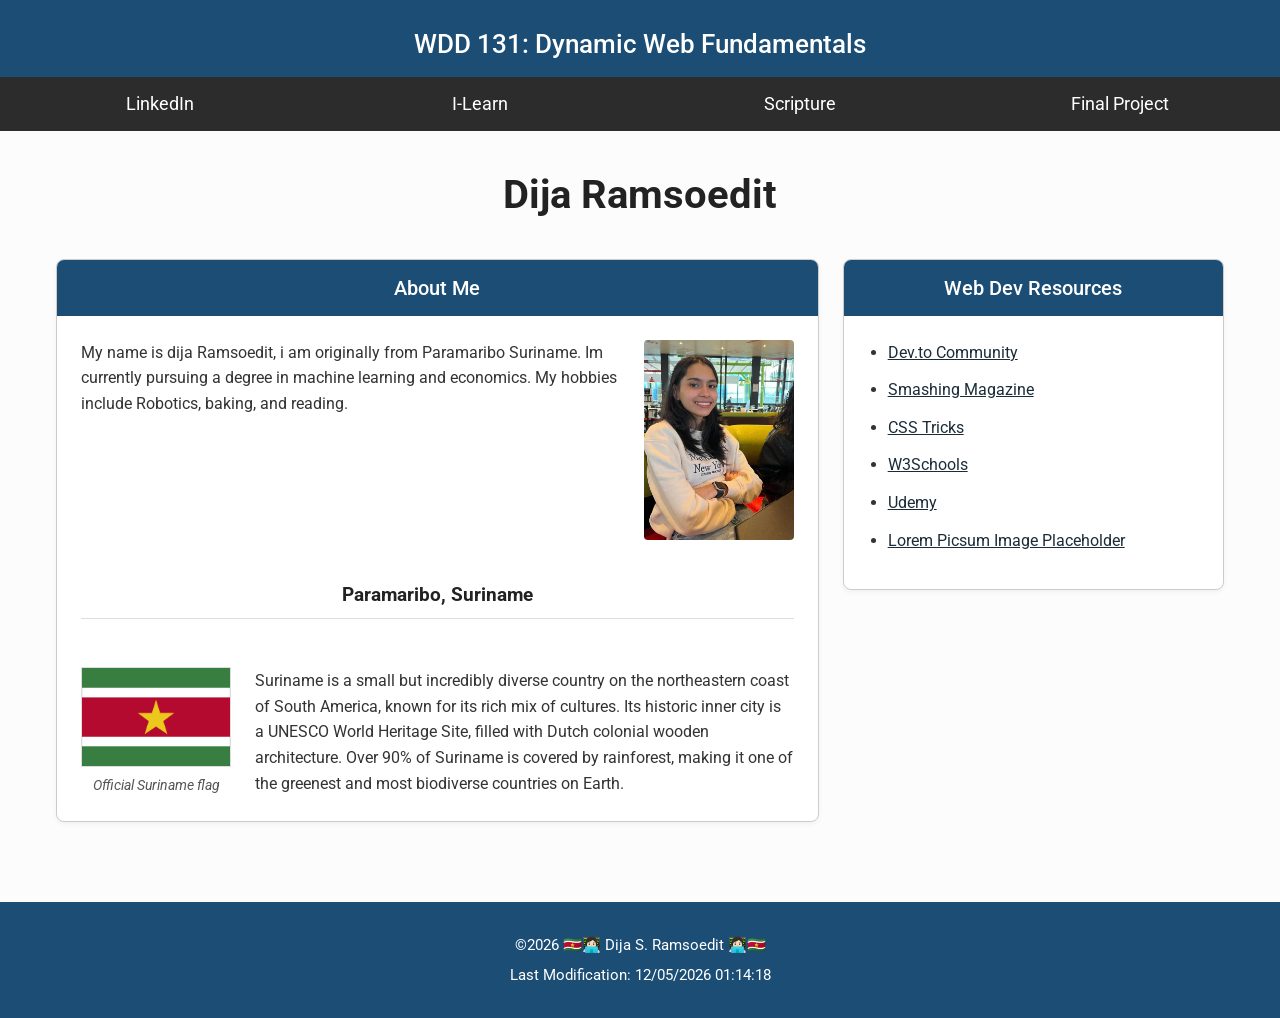
<file: index.html>
<!DOCTYPE html>
<html lang="en">
<head>
    <meta charset="UTF-8">
    <meta name="viewport" content="width=device-width, initial-scale=1.0">
    <title>WDD 131 – Dynamic Web Fundamentals – Dija Ramsoedit</title>
    <meta name="description" content="WDD 131 – Dynamic Web Fundamentals course homepage for Dija Ramsoedit for class.">
    <meta name="author" content="Dija Ramsoedit">
    
    <link rel="preconnect" href="https://fonts.googleapis.com">
    <link rel="preconnect" href="https://fonts.gstatic.com" crossorigin>
    <link href="https://fonts.googleapis.com/css2?family=Roboto:wght@400;500;700&display=swap" rel="stylesheet">
    
    <link rel="stylesheet" href="styles/base.css">
    <script src="scripts/getdates.js" defer></script>
</head>
<body>
    <header>
        <span id="course-title">WDD 131: Dynamic Web Fundamentals</span>
        <nav>
            <a href="https://www.linkedin.com" target="_blank">LinkedIn</a>
            <a href="https://byupw.instructure.com/" target="_blank">I-Learn</a>
            <a href="https://www.churchofjesuschrist.org/study/scriptures/nt/rom/8?lang=eng&id=p31#p31" target="_blank">Scripture</a>
            <a href="#">Final Project</a>
        </nav>
    </header>

    <main>
        <h1>Dija Ramsoedit</h1>
        
        <div class="grid-container">
            <section class="card">
                <h2>About Me</h2>
                <div class="card-content bio-layout">
                    <p>My name is dija Ramsoedit, i am originally from Paramaribo Suriname. Im currently pursuing a degree in machine learning and economics. My hobbies include Robotics, baking, and reading.</p>
                    <img src="images/profile.jpg" alt="Dija Ramsoedit profile" width="150" height="200">
                </div>
                
                <h3 class="sub-heading">Paramaribo, Suriname</h3>
                <hr>
                
                <div class="card-content flag-layout">
                    <figure>
                        <img src="images/flagsuriname.jpg.webp" alt="Official Flag of Suriname" width="150" height="100">
                        <figcaption>Official Suriname flag</figcaption>
                    </figure>
                    <p>Suriname is a small but incredibly diverse country on the northeastern coast of South America, known for its rich mix of cultures. Its historic inner city is a UNESCO World Heritage Site, filled with Dutch colonial wooden architecture. Over 90% of Suriname is covered by rainforest, making it one of the greenest and most biodiverse countries on Earth.</p>
                </div>
            </section>

            <section class="card">
                <h2>Web Dev Resources</h2>
                <div class="card-content resources-layout">
                    <ul>
                        <li><a href="https://dev.to" target="_blank">Dev.to Community</a></li>
                        <li><a href="https://www.smashingmagazine.com" target="_blank">Smashing Magazine</a></li>
                        <li><a href="https://css-tricks.com" target="_blank">CSS Tricks</a></li>
                        <li><a href="https://www.w3schools.com" target="_blank">W3Schools</a></li>
                        <li><a href="https://www.udemy.com" target="_blank">Udemy</a></li>
                        <li><a href="https://picsum.photos" target="_blank">Lorem Picsum Image Placeholder</a></li>
                    </ul>
                </div>
            </section>
        </div>
    </main>

    <footer>
        <p>&copy;<span id="currentyear"></span> 🇸🇷👩🏻‍💻 Dija S. Ramsoedit 👩🏻‍💻🇸🇷</p>
        <p id="lastModified"></p>
    </footer>
</body>
</html>
</file>
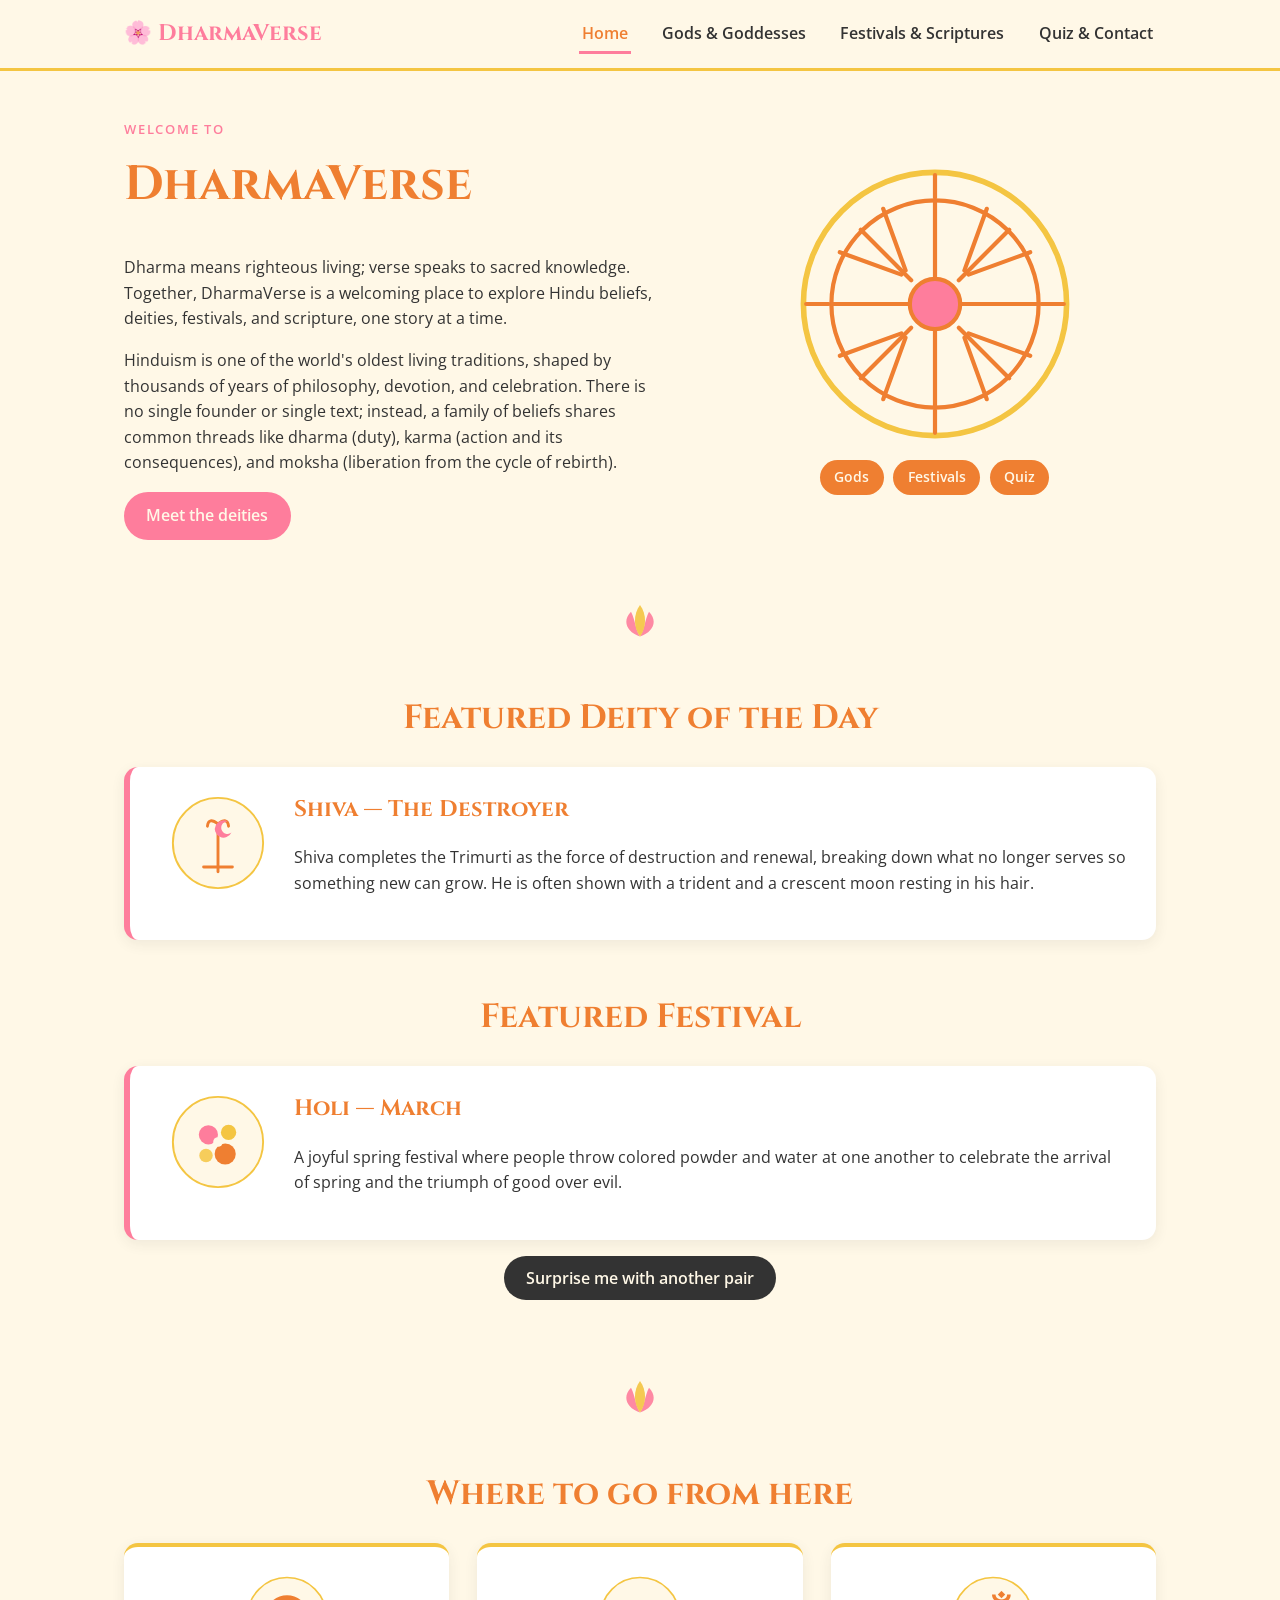
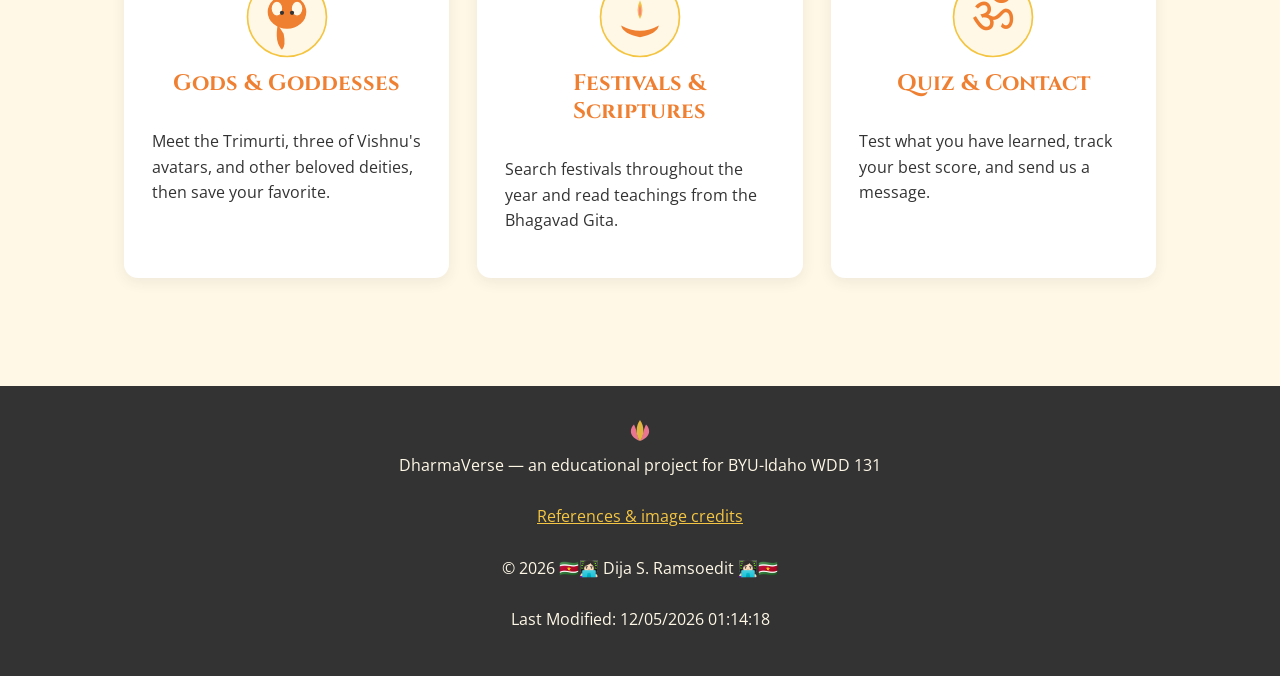
<file: project/index.html>
<!DOCTYPE html>
<html lang="en">
<head>
  <meta charset="UTF-8">
  <meta name="viewport" content="width=device-width, initial-scale=1.0">
  <title>DharmaVerse | Discover Hinduism</title>
  <meta name="description" content="DharmaVerse is an educational website exploring Hindu beliefs, deities, festivals, and scriptures for curious learners of all backgrounds.">
  <meta name="author" content="Dija S. Ramsoedit">
  <link rel="icon" href="images/om.svg" type="image/svg+xml">
  <link rel="stylesheet" href="styles.css">
</head>
<body>
  <a class="skip-link" href="#main-content">Skip to main content</a>

  <header class="site-header">
    <nav class="nav-bar container" aria-label="Primary">
      <a class="logo" href="index.html">🌸 DharmaVerse</a>
      <button class="nav-toggle" aria-expanded="false" aria-controls="primary-nav">☰<span class="visually-hidden">Toggle menu</span></button>
      <ul class="nav-links" id="primary-nav">
        <li><a href="index.html" aria-current="page">Home</a></li>
        <li><a href="gods.html">Gods &amp; Goddesses</a></li>
        <li><a href="festivals.html">Festivals &amp; Scriptures</a></li>
        <li><a href="quiz.html">Quiz &amp; Contact</a></li>
      </ul>
    </nav>
  </header>

  <main id="main-content">
    <section class="container hero">
      <div class="hero-text">
        <p class="eyebrow">Welcome to</p>
        <h1>DharmaVerse</h1>
        <p>
          Dharma means righteous living; verse speaks to sacred knowledge.
          Together, DharmaVerse is a welcoming place to explore Hindu
          beliefs, deities, festivals, and scripture, one story at a time.
        </p>
        <p>
          Hinduism is one of the world's oldest living traditions, shaped by
          thousands of years of philosophy, devotion, and celebration. There
          is no single founder or single text; instead, a family of beliefs
          shares common threads like dharma (duty), karma (action and its
          consequences), and moksha (liberation from the cycle of rebirth).
        </p>
        <a class="btn" href="gods.html">Meet the deities</a>
      </div>
      <div class="hero-wheel">
        <img src="images/dharma-wheel.svg" alt="Dharma wheel, a twenty-four spoke wheel representing the path of righteous living" width="280" height="280">
        <nav class="wheel-spokes" aria-label="Quick links">
          <a href="gods.html">Gods</a>
          <a href="festivals.html">Festivals</a>
          <a href="quiz.html">Quiz</a>
        </nav>
      </div>
    </section>

    <img class="lotus-divider" src="images/lotus.svg" alt="" loading="lazy" width="90" height="45">

    <section class="container">
      <h2 class="section-title">Featured Deity of the Day</h2>
      <div class="featured-box" id="featured-deity" aria-live="polite">
        <!-- Filled by scripts.js -->
      </div>
    </section>

    <section class="container">
      <h2 class="section-title">Featured Festival</h2>
      <div class="featured-box" id="featured-festival" aria-live="polite">
        <!-- Filled by scripts.js -->
      </div>
      <p style="text-align:center; margin-top: 1rem;">
        <button class="btn secondary" id="surprise-btn" type="button">Surprise me with another pair</button>
      </p>
    </section>

    <img class="lotus-divider" src="images/lotus.svg" alt="" loading="lazy" width="90" height="45">

    <section class="container">
      <h2 class="section-title">Where to go from here</h2>
      <div class="card-grid">
        <article class="card">
          <img src="images/ganesha.svg" alt="" loading="lazy" width="84" height="84">
          <h3>Gods &amp; Goddesses</h3>
          <p>Meet the Trimurti, three of Vishnu's avatars, and other beloved deities, then save your favorite.</p>
        </article>
        <article class="card">
          <img src="images/diya.svg" alt="" loading="lazy" width="84" height="84">
          <h3>Festivals &amp; Scriptures</h3>
          <p>Search festivals throughout the year and read teachings from the Bhagavad Gita.</p>
        </article>
        <article class="card">
          <img src="images/om.svg" alt="" loading="lazy" width="84" height="84">
          <h3>Quiz &amp; Contact</h3>
          <p>Test what you have learned, track your best score, and send us a message.</p>
        </article>
      </div>
    </section>
  </main>

  <footer class="site-footer">
    <div class="footer-inner container">
      <img src="images/lotus.svg" alt="" loading="lazy" width="60" height="30">
      <p>DharmaVerse &mdash; an educational project for BYU-Idaho WDD 131</p>
      <p><a href="references.html">References &amp; image credits</a></p>
       <p>&copy; 2026 🇸🇷👩🏻‍💻 Dija S. Ramsoedit 👩🏻‍💻🇸🇷</p>
        
        <p id="lastModified"></p>
         <script>
    
        document.getElementById("lastModified").textContent = `Last Modified: ${document.lastModified}`;
         </script>
    
    </div>
  </footer>

  <script src="scripts.js"></script>
</body>
</html>
</file>
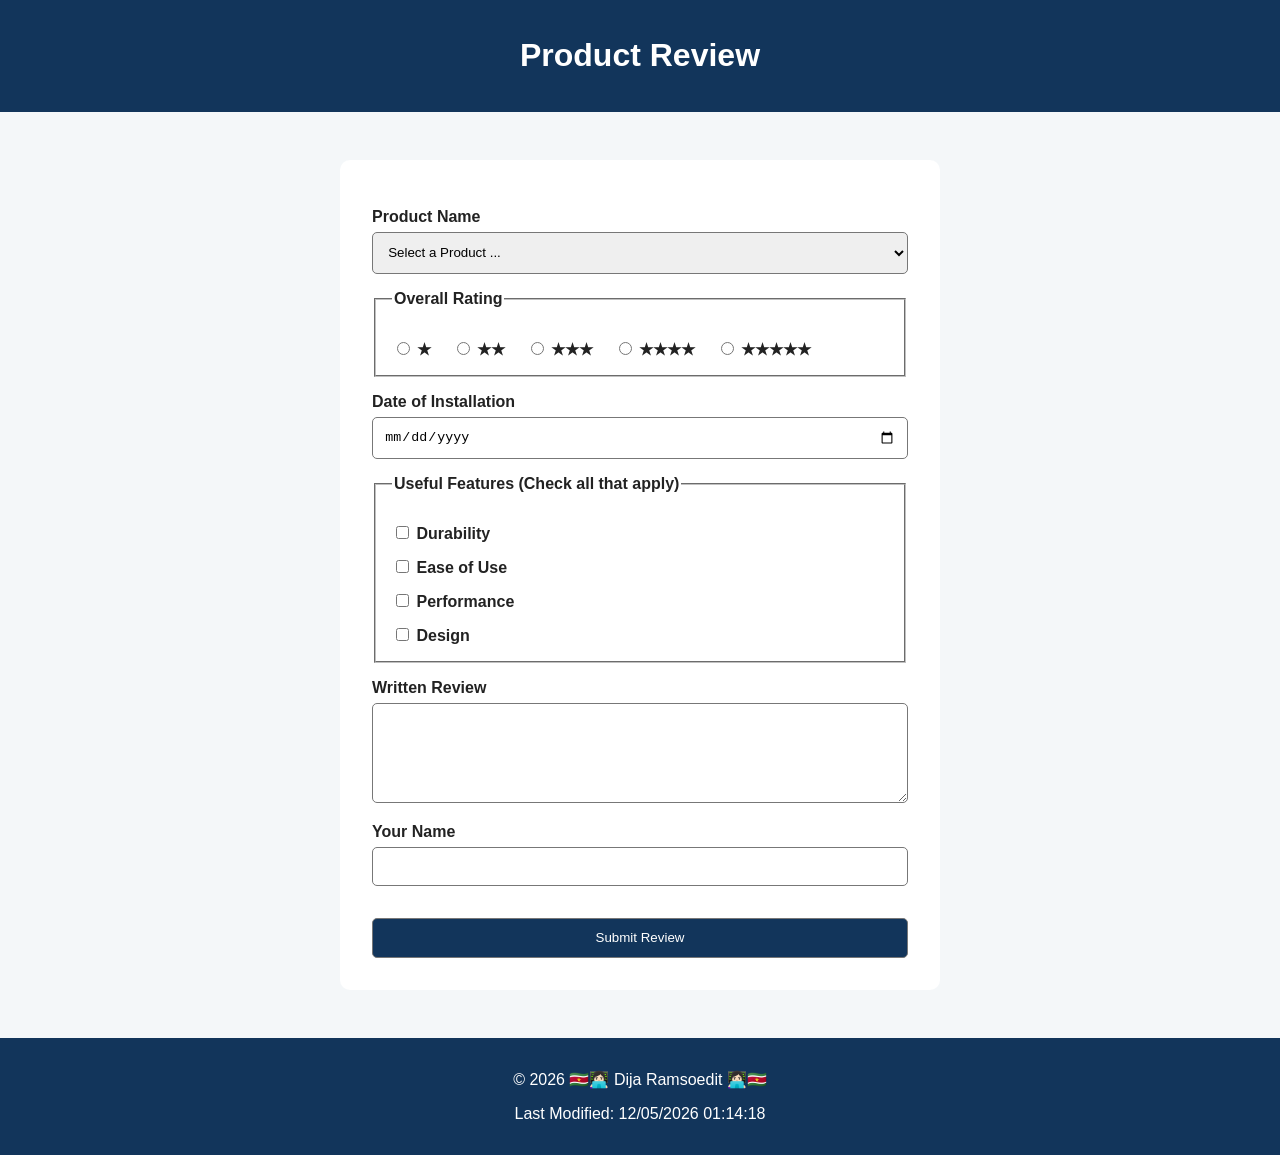
<file: form.html>
<!DOCTYPE html>
<html lang="en">
<head>
    <meta charset="UTF-8">
    <meta name="viewport" content="width=device-width, initial-scale=1.0">
    <title>Product Review Form</title>

    <meta name="description" content="Submit a product review and share your experience.">
    <meta name="author" content="Dija Ramsoedit">

    <link rel="stylesheet" href="form.css">
    <script src="form.js" defer></script>
</head>

<body>

<header>
    <h1>Product Review</h1>
</header>

<main>
    <form method="get" action="review.html">

       
        <label for="product">Product Name</label>
        <select id="product" name="product" required>
            <option value="" disabled selected>Select a Product ...</option>
        </select>

        
        <fieldset>
            <legend>Overall Rating</legend>

            <input type="radio" id="rating1" name="rating" value="1" required>
            <label for="rating1">★</label>

            <input type="radio" id="rating2" name="rating" value="2" required>
            <label for="rating2">★★</label>

            <input type="radio" id="rating3" name="rating" value="3" required>
            <label for="rating3">★★★</label>

            <input type="radio" id="rating4" name="rating" value="4" required>
            <label for="rating4">★★★★</label>

            <input type="radio" id="rating5" name="rating" value="5" required>
            <label for="rating5">★★★★★</label>
        </fieldset>

        
        <label for="date">Date of Installation</label>
        <input type="date" id="date" name="date" required>

        
        <fieldset>
            <legend>Useful Features (Check all that apply)</legend>

            <input type="checkbox" id="feature1" name="features" value="Durability">
            <label for="feature1">Durability</label><br>

            <input type="checkbox" id="feature2" name="features" value="Ease of Use">
            <label for="feature2">Ease of Use</label><br>

            <input type="checkbox" id="feature3" name="features" value="Performance">
            <label for="feature3">Performance</label><br>

            <input type="checkbox" id="feature4" name="features" value="Design">
            <label for="feature4">Design</label>
        </fieldset>

     
        <label for="review">Written Review</label>
        <textarea id="review" name="review" rows="5"></textarea>

        
        <label for="username">Your Name</label>
        <input type="text" id="username" name="username">

        
        <input type="submit" value="Submit Review">

    </form>
</main>

<footer>
    <p>&copy; 2026 🇸🇷👩🏻‍💻 Dija Ramsoedit 👩🏻‍💻🇸🇷</p>
    <p id="lastModified"></p>
</footer>



</body>
</html>
</file>
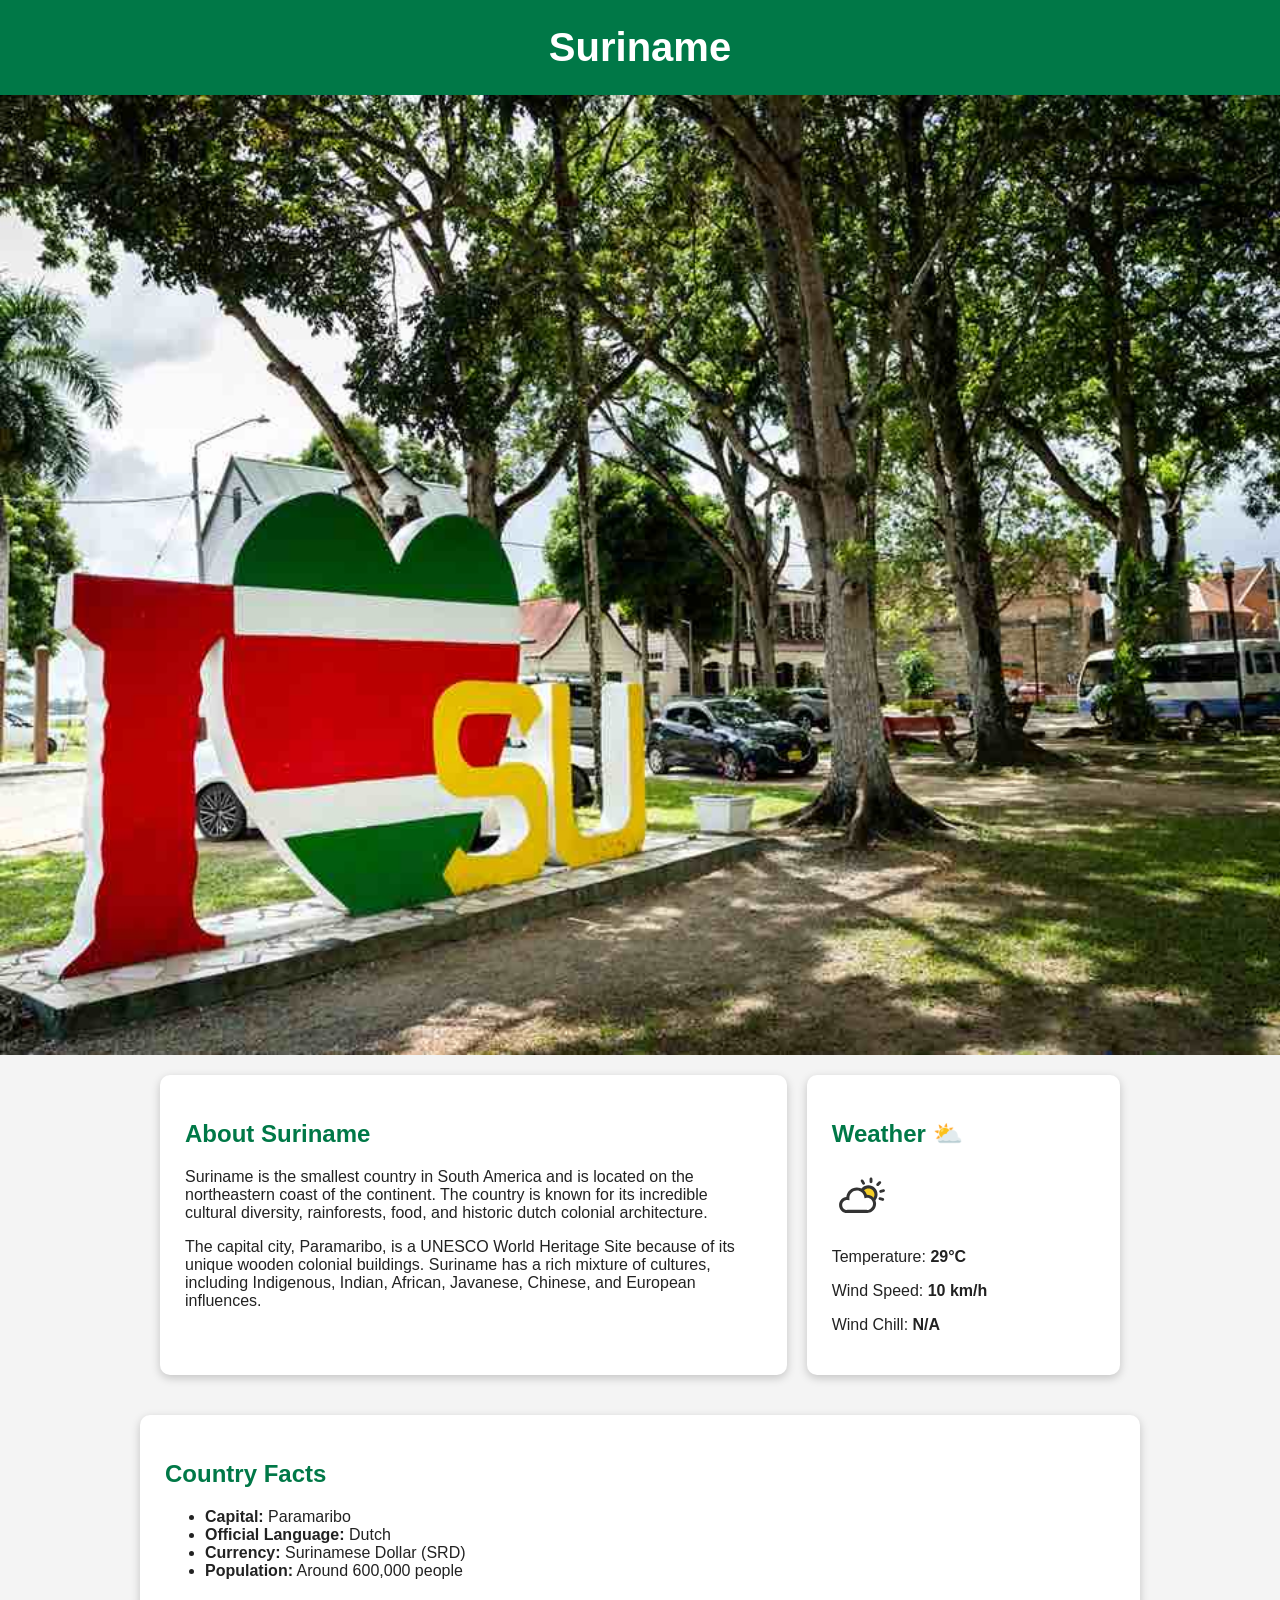
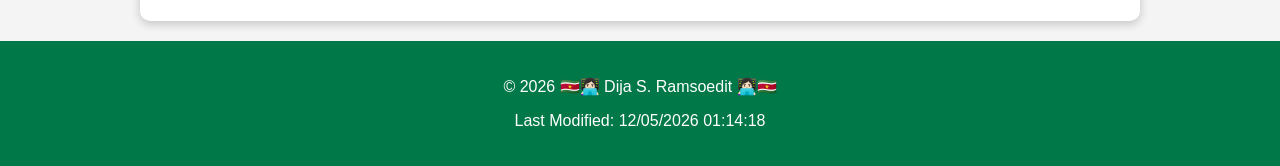
<file: place.html>
<!DOCTYPE html>
<html lang="en">

<head>
     <meta charset="UTF-8">
     <meta name="description" content="Week 3 Assigment WD1331. A website showcasing temples for the Church of Jesus Christ of  Latter Day Saints. ">
     <meta name="author" content="Dija Ramsoedit">
     <meta name="viewport" content="width=device-width, initial-scale=1.0">

    <title>Suriname | A Beautiful Country</title>

    

    <link rel="stylesheet" href="styles/place.css">

    <script src="scripts/place.js" defer></script>
</head>


<body>

<header>
    <h1>Suriname</h1>
</header>


<main>

<section class="hero">

    <picture>

        <source 
        media="(max-width: 700px)" 
        srcset="images/surinamesmall.webp">

        <img 
        src="images/surinamelarge.webp" 
        alt="Beautiful landscape of Suriname">

    </picture>

</section>



<section class="content">


<article class="card">

<h2>About Suriname</h2>

<p>
Suriname is the smallest country in South America and is located on the
northeastern coast of the continent. The country is known for its incredible
cultural diversity, rainforests, food, and historic dutch colonial architecture.
</p>

<p>
The capital city, Paramaribo, is a UNESCO World Heritage Site because of its
unique wooden colonial buildings. Suriname has a rich mixture of cultures,
including Indigenous, Indian, African, Javanese, Chinese, and European
influences.
</p>

</article>



<article class="card weather">

<h2>Weather</h2>


<img src="images/weather.svg" alt="Weather icon">


<p>
Temperature: <strong>29°C</strong>
</p>


<p>
Wind Speed: <strong>10 km/h</strong>
</p>


<p>
Wind Chill:
<strong id="windChill"></strong>
</p>


</article>


</section>



<section class="facts card">

<h2>Country Facts</h2>

<ul>

<li><strong>Capital:</strong> Paramaribo</li>

<li><strong>Official Language:</strong> Dutch</li>

<li><strong>Currency:</strong> Surinamese Dollar (SRD)</li>

<li><strong>Population:</strong> Around 600,000 people</li>


</ul>


</section>


</main>



<footer>

<p>
© <span id="year"></span>  🇸🇷👩🏻‍💻 Dija S. Ramsoedit 👩🏻‍💻🇸🇷
</p>

<p>
Last Modified: <span id="modified"></span>
</p>


</footer>


</body>

</html>
</file>
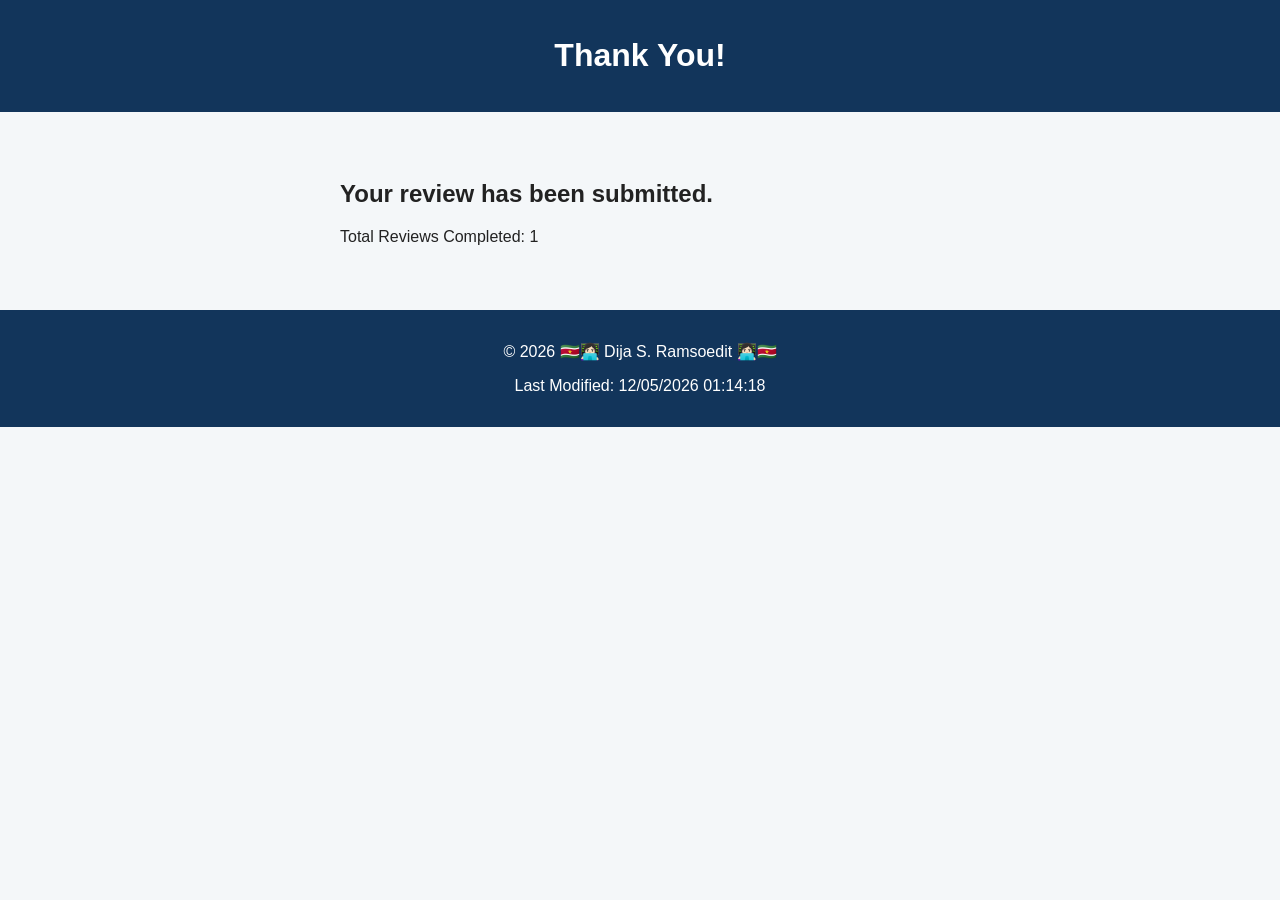
<file: review.html>
<!DOCTYPE html>
<html lang="en">

<head>
    <meta charset="UTF-8">
    <meta name="viewport" content="width=device-width, initial-scale=1.0">

    <title>Review Confirmation</title>

    <link rel="stylesheet" href="form.css">

    <script>
        let reviews = Number(localStorage.getItem("reviews")) || 0;

        reviews++;

        localStorage.setItem("reviews", reviews);

        document.addEventListener("DOMContentLoaded", () => {
            document.querySelector("#reviewCount").textContent = reviews;
        });
    </script>

</head>


<body>

<header>
    <h1>Thank You!</h1>
</header>


<main>

    <h2>Your review has been submitted.</h2>

    <p>
        Total Reviews Completed:
        <span id="reviewCount"></span>
    </p>

</main>


<footer>
    <p>&copy; 2026 🇸🇷👩🏻‍💻 Dija S. Ramsoedit 👩🏻‍💻🇸🇷</p>
        
        <p id="lastModified"></p>
         <script>
    
        document.getElementById("lastModified").textContent = `Last Modified: ${document.lastModified}`;
         </script>
</footer>


</body>

</html>
</file>
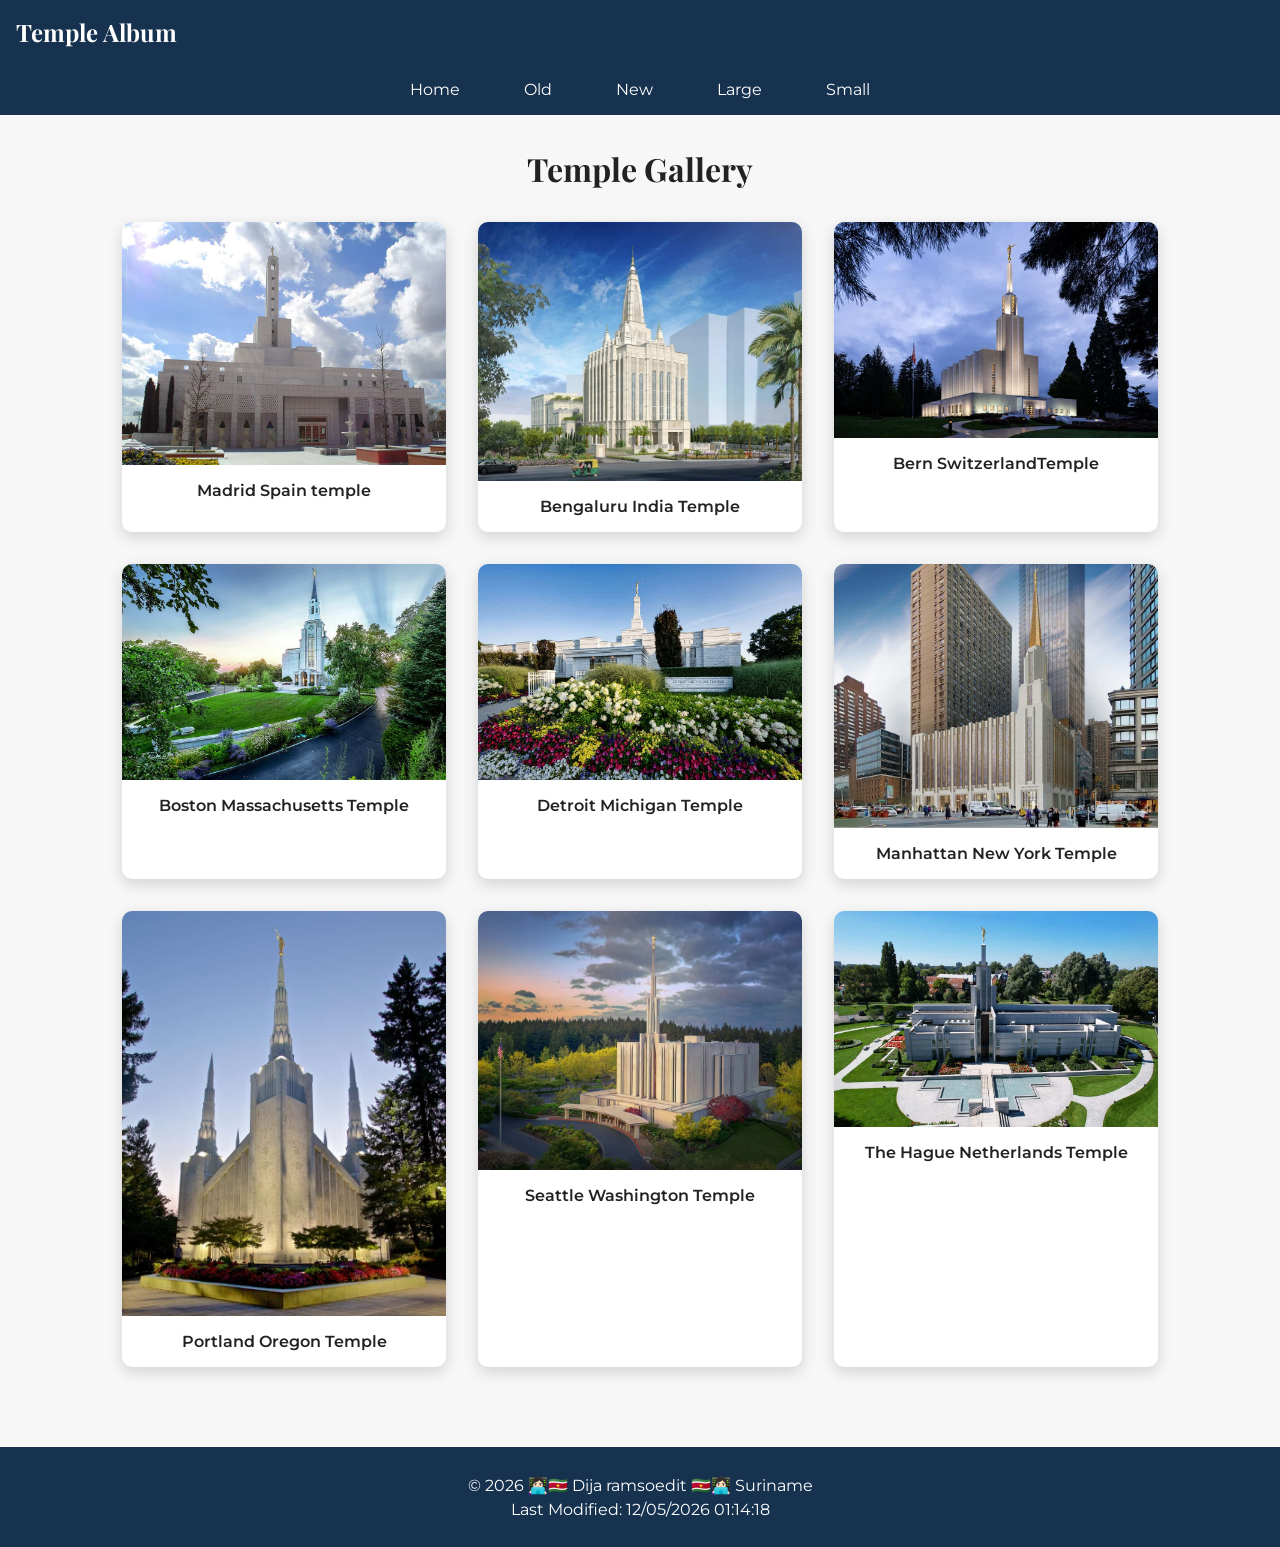
<file: temples.html>
<!DOCTYPE html>
<html lang="en">
<head>
    <meta charset="UTF-8">
    <meta name="description" content="Week 2 Assigment WD1331. A website showcasing temples for the Church of Jesus Christ of  Latter Day Saints. ">
    <meta name="author" content="Dija Ramsoedit">
    <meta name="viewport" content="width=device-width, initial-scale=1.0">

    <title>Temple Album</title>

    <link rel="preconnect" href="https://fonts.googleapis.com">
    <link rel="preconnect" href="https://fonts.gstatic.com" crossorigin>

    <link href="https://fonts.googleapis.com/css2?family=Montserrat:wght@400;600;700&family=Playfair+Display:wght@700&display=swap" rel="stylesheet">

    <link rel="stylesheet" href="styles/temples.css">
    <link rel="stylesheet" href="styles/temples-large.css">

    <script src="scripts/temples.js" defer></script>
</head>

<body>

<header>

    <div class="top-bar">
        <h2>Temple Album</h2>

        <button id="menuButton">&#9776;</button>
    </div>

    <nav id="navMenu">
        <a href="#">Home</a>
        <a href="#">Old</a>
        <a href="#">New</a>
        <a href="#">Large</a>
        <a href="#">Small</a>
    </nav>

</header>

<main>

<h1>Temple Gallery</h1>

<section class="gallery">

<figure>
<img src="images/spaintemple.jpg" alt="Madrid Spain Temple" loading="lazy">
<figcaption>Madrid Spain temple</figcaption>
</figure>

<figure>
<img src="images/indiatemple.jpg" alt="Bengaluru India Temple" loading="lazy">
<figcaption>Bengaluru India Temple</figcaption>
</figure>

<figure>
<img src="images/swisstemple.jpg" alt="Bern Switzerland Temple" loading="lazy">
<figcaption>Bern SwitzerlandTemple</figcaption>
</figure>

<figure>
<img src="images/bostontemple.jpg" alt="Boston Massachusetts Temple" loading="lazy">
<figcaption>Boston Massachusetts Temple</figcaption>
</figure>

<figure>
<img src="images/michigantemple.jpg" alt="Detroit Michigan Temple" loading="lazy">
<figcaption>Detroit Michigan Temple</figcaption>
</figure>

<figure>
<img src="images/nyctemple.jpg" alt="Manhattan New York Temple" loading="lazy">
<figcaption>Manhattan New York Temple</figcaption>
</figure>

<figure>
<img src="images/oregontemple.jpg" alt="Portland Oregon Temple" loading="lazy">
<figcaption>Portland Oregon Temple</figcaption>
</figure>

<figure>
<img src="images/seattletemple.jpg" alt="Seattle Washington Temple" loading="lazy">
<figcaption>Seattle Washington Temple</figcaption>
</figure>

<figure>
<img src="images/zoetermeertemple.jpg" alt="The Hague Netherlands Temple" loading="lazy">
<figcaption>The Hague Netherlands Temple</figcaption>
</figure>

</section>

</main>

<footer>

<p>&copy; <span id="year"></span> 👩🏻‍💻🇸🇷 Dija ramsoedit 🇸🇷👩🏻‍💻 Suriname</p>

<p id="lastModified"></p>

</footer>

</body>
</html>
</file>
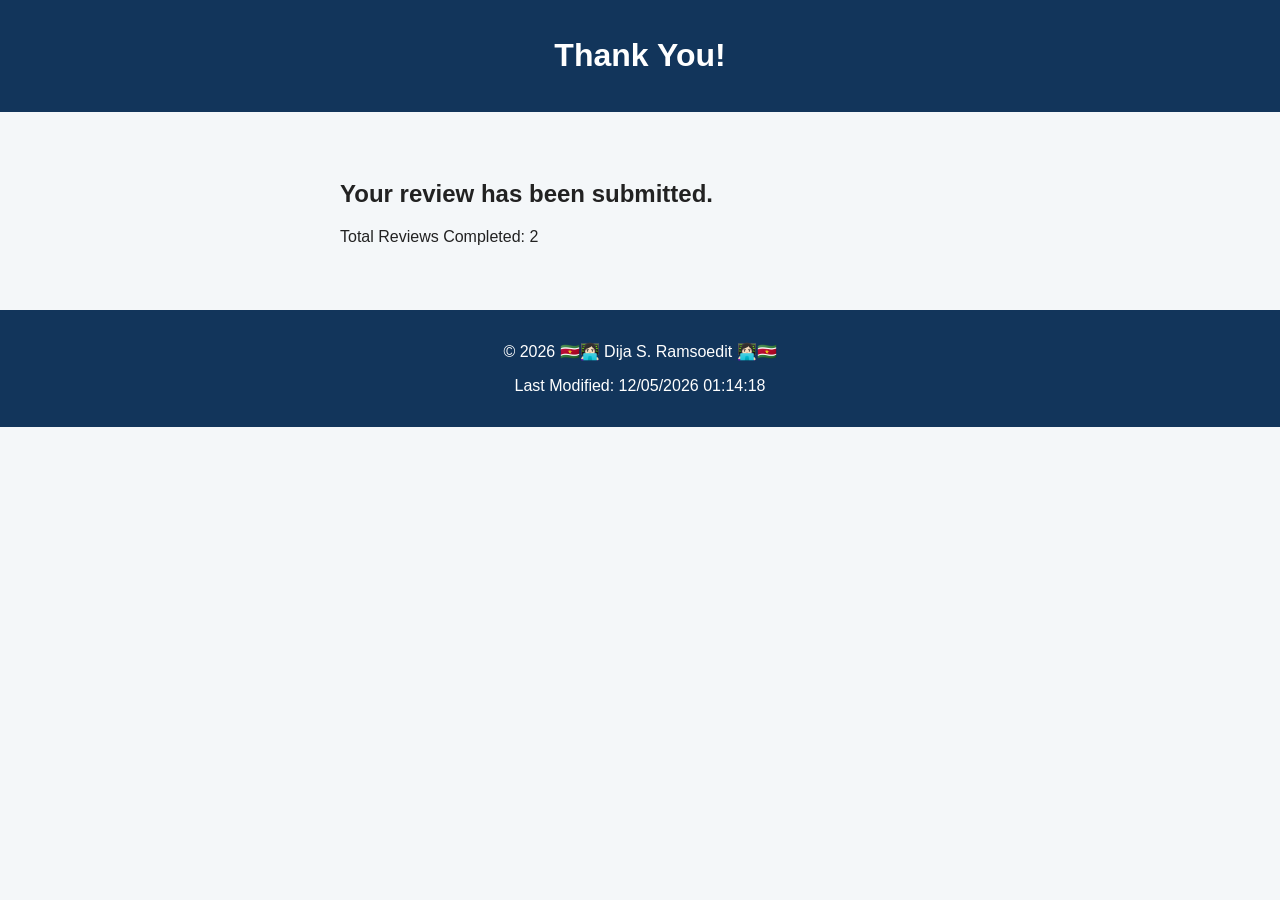
<file: project-folder/review.html>
<!DOCTYPE html>
<html lang="en">

<head>
    <meta charset="UTF-8">
    <meta name="viewport" content="width=device-width, initial-scale=1.0">

    <title>Review Confirmation</title>

    <link rel="stylesheet" href="styles/form.css">

    <script>
        let reviews = Number(localStorage.getItem("reviews")) || 0;

        reviews++;

        localStorage.setItem("reviews", reviews);

        document.addEventListener("DOMContentLoaded", () => {
            document.querySelector("#reviewCount").textContent = reviews;
        });
    </script>

</head>


<body>

<header>
    <h1>Thank You!</h1>
</header>


<main>

    <h2>Your review has been submitted.</h2>

    <p>
        Total Reviews Completed:
        <span id="reviewCount"></span>
    </p>

</main>


<footer>
    <p>&copy; 2026 🇸🇷👩🏻‍💻 Dija S. Ramsoedit 👩🏻‍💻🇸🇷</p>
        
        <p id="lastModified"></p>
         <script>
    
        document.getElementById("lastModified").textContent = `Last Modified: ${document.lastModified}`;
         </script>
</footer>


</body>

</html>
</file>
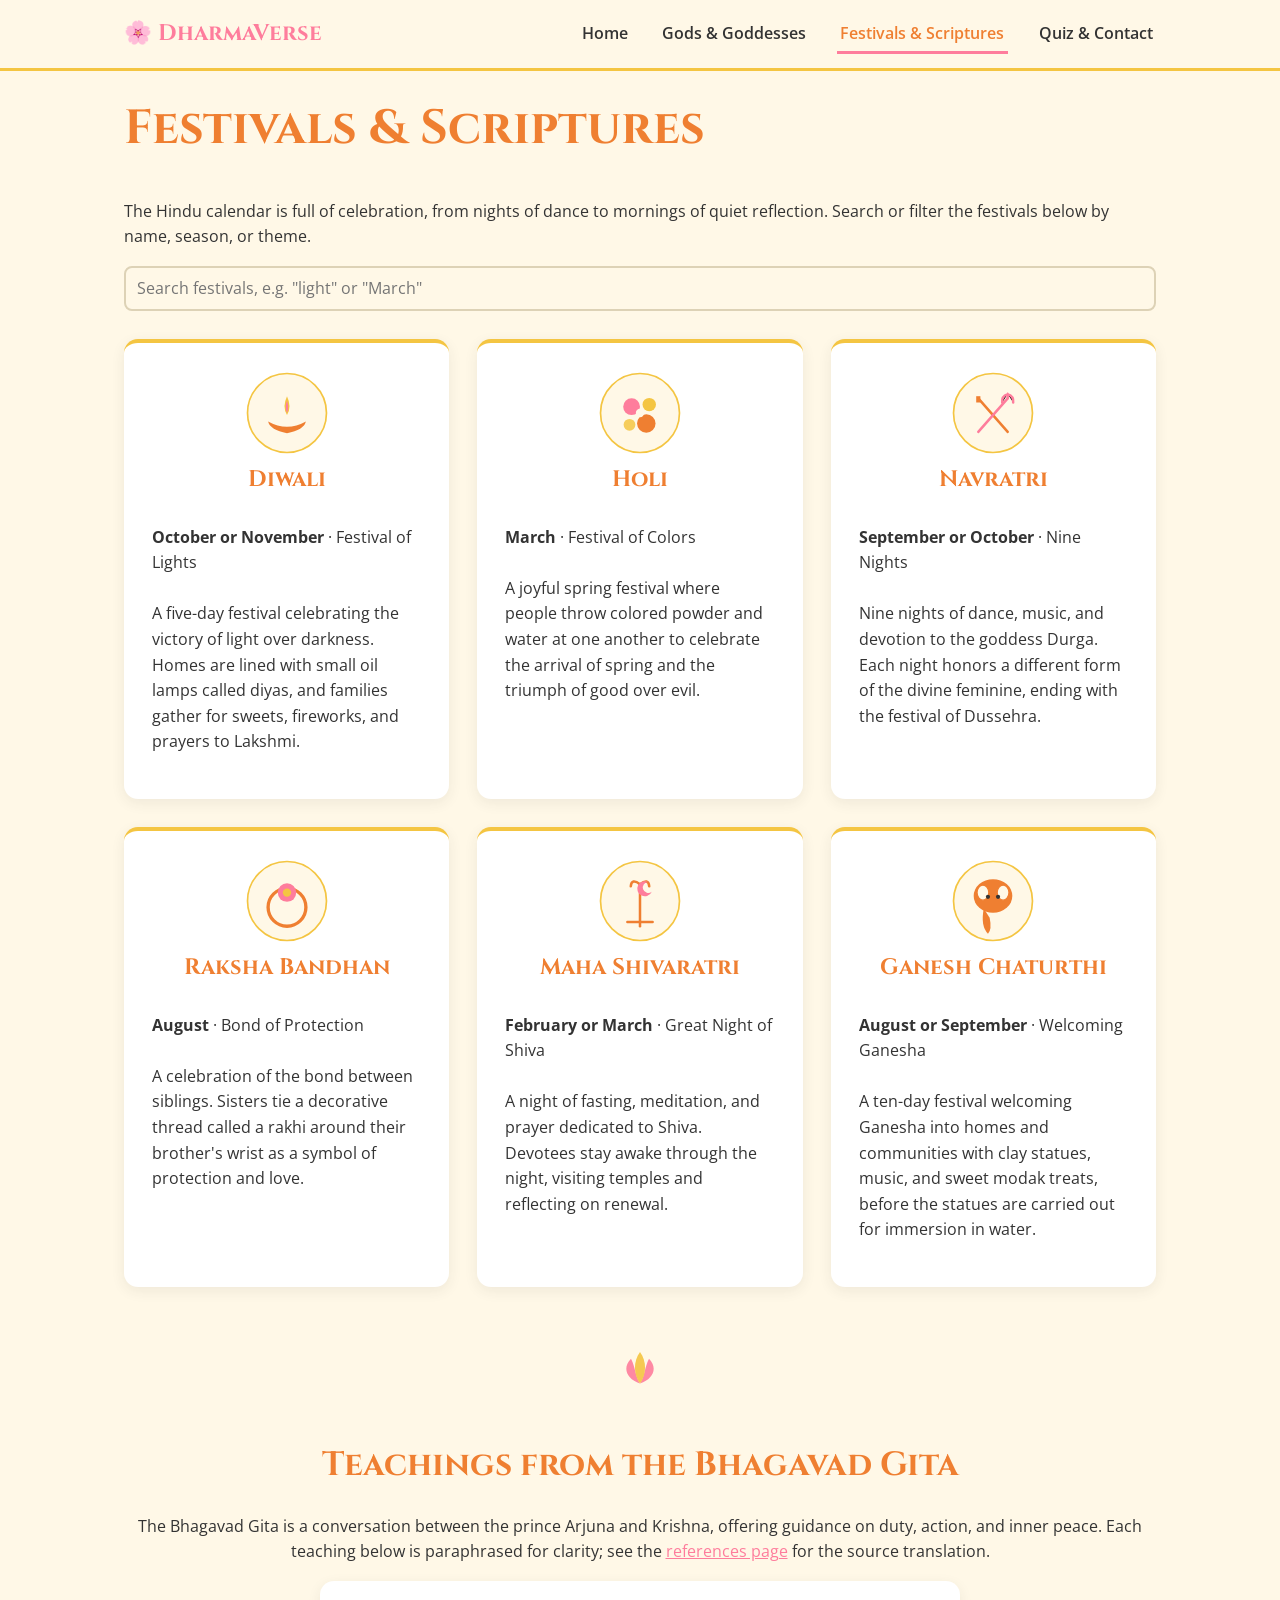
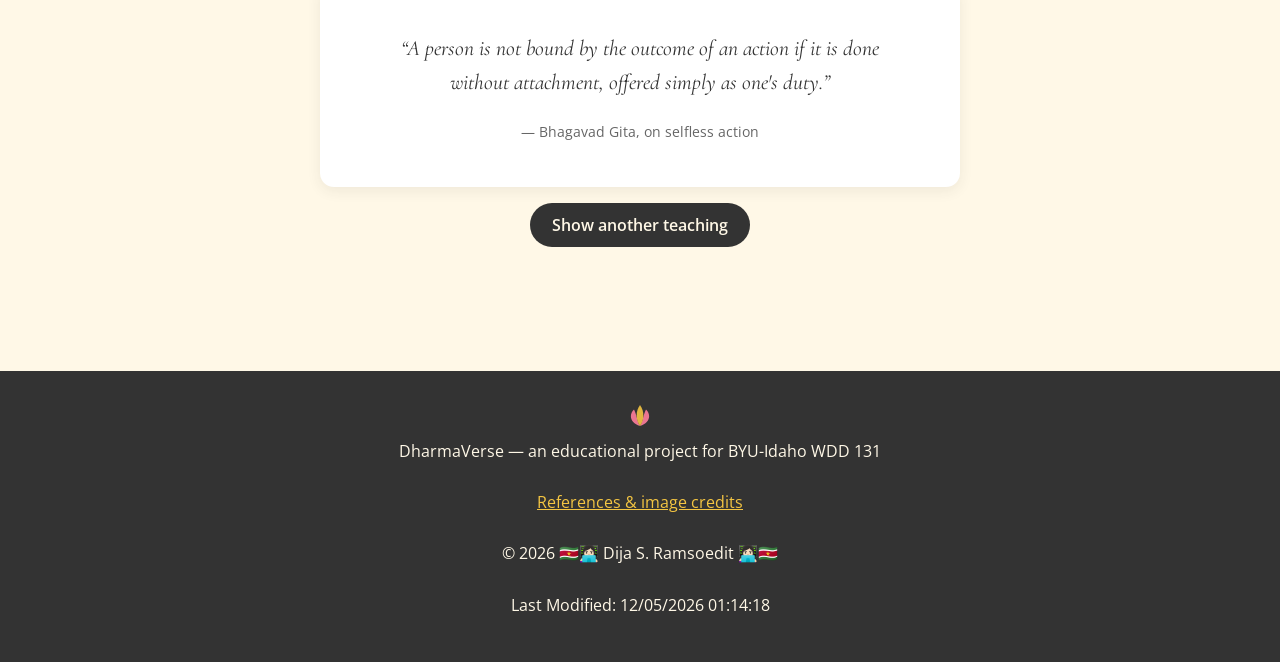
<file: project/festivals.html>
<!DOCTYPE html>
<html lang="en">
<head>
  <meta charset="UTF-8">
  <meta name="viewport" content="width=device-width, initial-scale=1.0">
  <title>Festivals &amp; Scriptures | DharmaVerse</title>
  <meta name="description" content="Explore Hindu festivals celebrated throughout the year and read teachings from the Bhagavad Gita.">
  <meta name="author" content="Dija S. Ramsoedit">
  <link rel="icon" href="images/om.svg" type="image/svg+xml">
  <link rel="stylesheet" href="styles.css">
</head>
<body>
  <a class="skip-link" href="#main-content">Skip to main content</a>

  <header class="site-header">
    <nav class="nav-bar container" aria-label="Primary">
      <a class="logo" href="index.html">🌸 DharmaVerse</a>
      <button class="nav-toggle" aria-expanded="false" aria-controls="primary-nav">☰<span class="visually-hidden">Toggle menu</span></button>
      <ul class="nav-links" id="primary-nav">
        <li><a href="index.html">Home</a></li>
        <li><a href="gods.html">Gods &amp; Goddesses</a></li>
        <li><a href="festivals.html" aria-current="page">Festivals &amp; Scriptures</a></li>
        <li><a href="quiz.html">Quiz &amp; Contact</a></li>
      </ul>
    </nav>
  </header>

  <main id="main-content">
    <section class="container">
      <h1>Festivals &amp; Scriptures</h1>
      <p>
        The Hindu calendar is full of celebration, from nights of dance to
        mornings of quiet reflection. Search or filter the festivals below
        by name, season, or theme.
      </p>

      <div class="filter-bar">
        <label for="festival-search" class="visually-hidden">Search festivals</label>
        <input type="search" id="festival-search" placeholder="Search festivals, e.g. &quot;light&quot; or &quot;March&quot;">
      </div>

      <div class="card-grid" id="festival-grid">
        <!-- Filled by scripts.js -->
      </div>
    </section>

    <img class="lotus-divider" src="images/lotus.svg" alt="" loading="lazy" width="90" height="45">

    <section class="container">
      <h2 class="section-title">Teachings from the Bhagavad Gita</h2>
      <p style="text-align:center;">
        The Bhagavad Gita is a conversation between the prince Arjuna and
        Krishna, offering guidance on duty, action, and inner peace. Each
        teaching below is paraphrased for clarity; see the
        <a href="references.html">references page</a> for the source translation.
      </p>
      <div class="quote-box" id="quote-box" aria-live="polite">
        <!-- Filled by scripts.js -->
      </div>
      <p style="text-align:center; margin-top:1rem;">
        <button class="btn secondary" id="next-quote-btn" type="button">Show another teaching</button>
      </p>
    </section>
  </main>

   <footer class="site-footer">
    <div class="footer-inner container">
      <img src="images/lotus.svg" alt="" loading="lazy" width="60" height="30">
      <p>DharmaVerse &mdash; an educational project for BYU-Idaho WDD 131</p>
      <p><a href="references.html">References &amp; image credits</a></p>
       <p>&copy; 2026 🇸🇷👩🏻‍💻 Dija S. Ramsoedit 👩🏻‍💻🇸🇷</p>
        
        <p id="lastModified"></p>
         <script>
    
        document.getElementById("lastModified").textContent = `Last Modified: ${document.lastModified}`;
         </script>
    
    </div>
  </footer>

  <script src="scripts.js"></script>
</body>
</html>
</file>
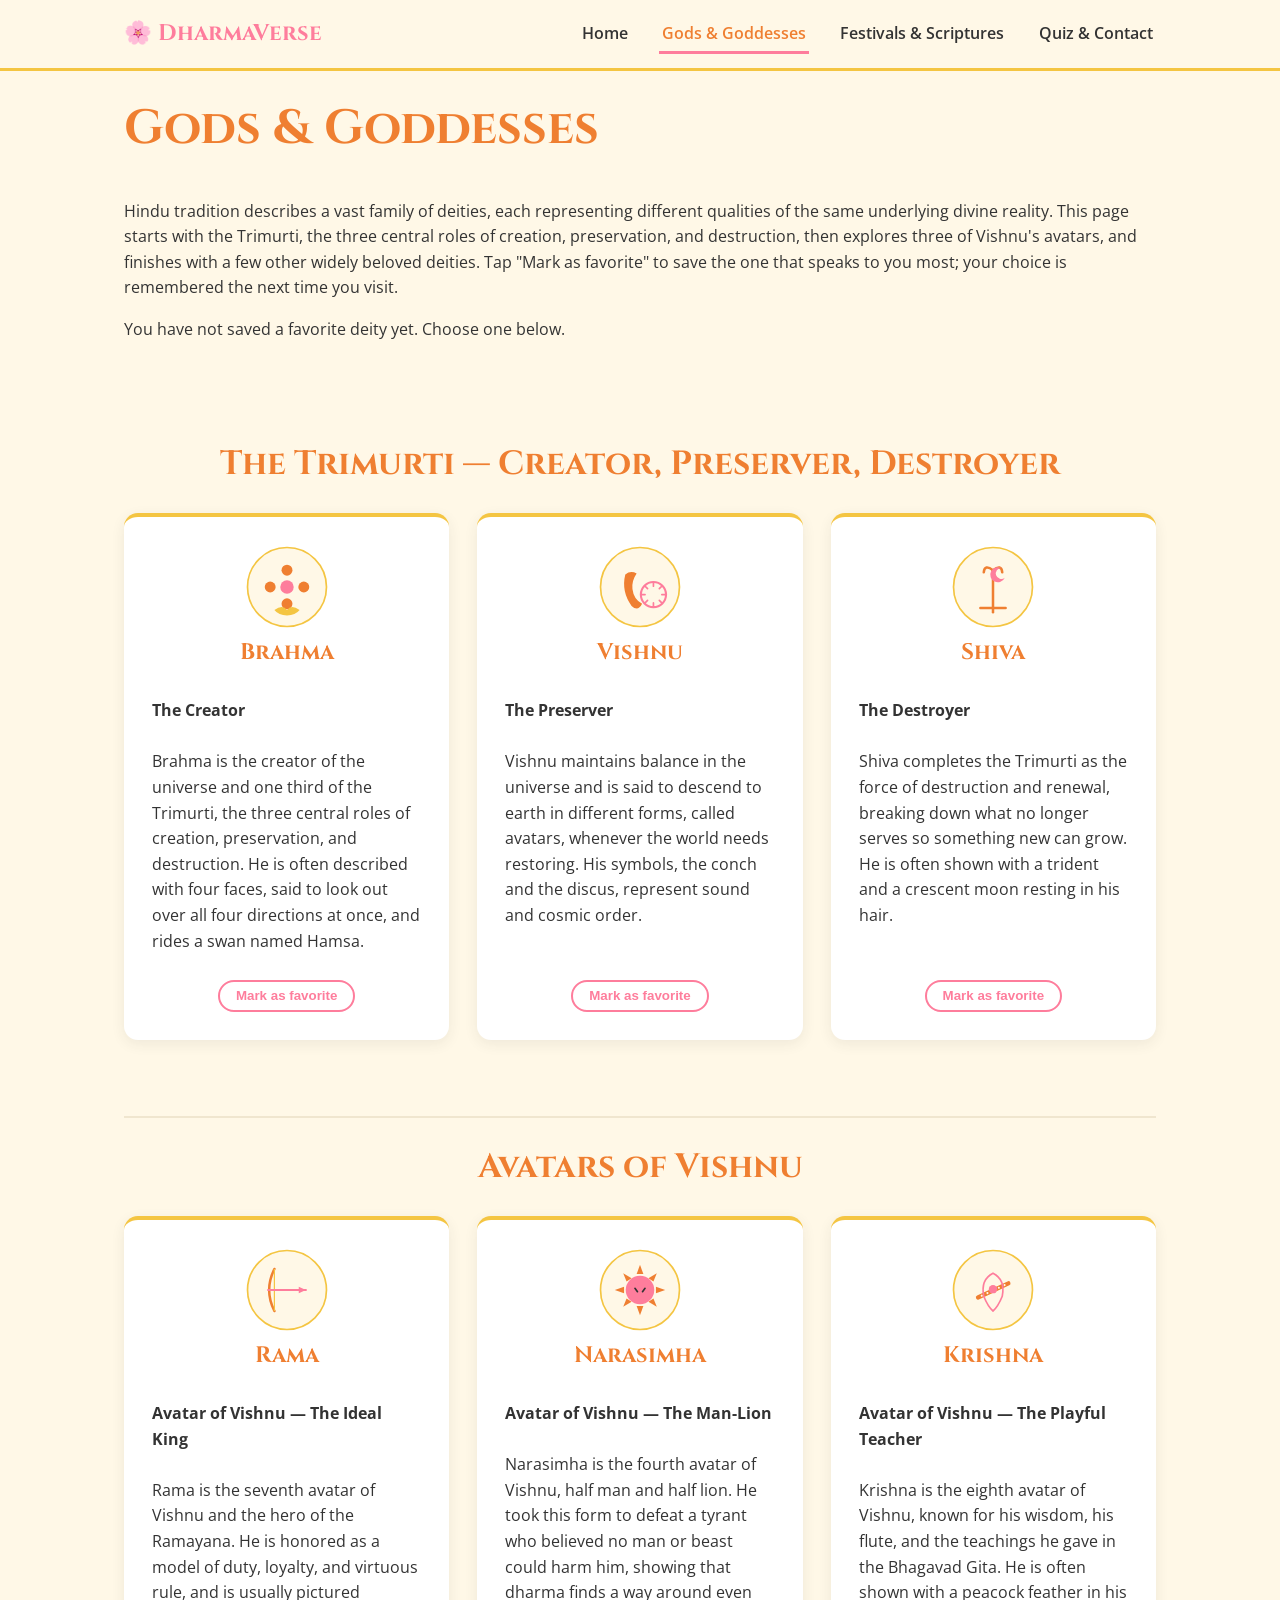
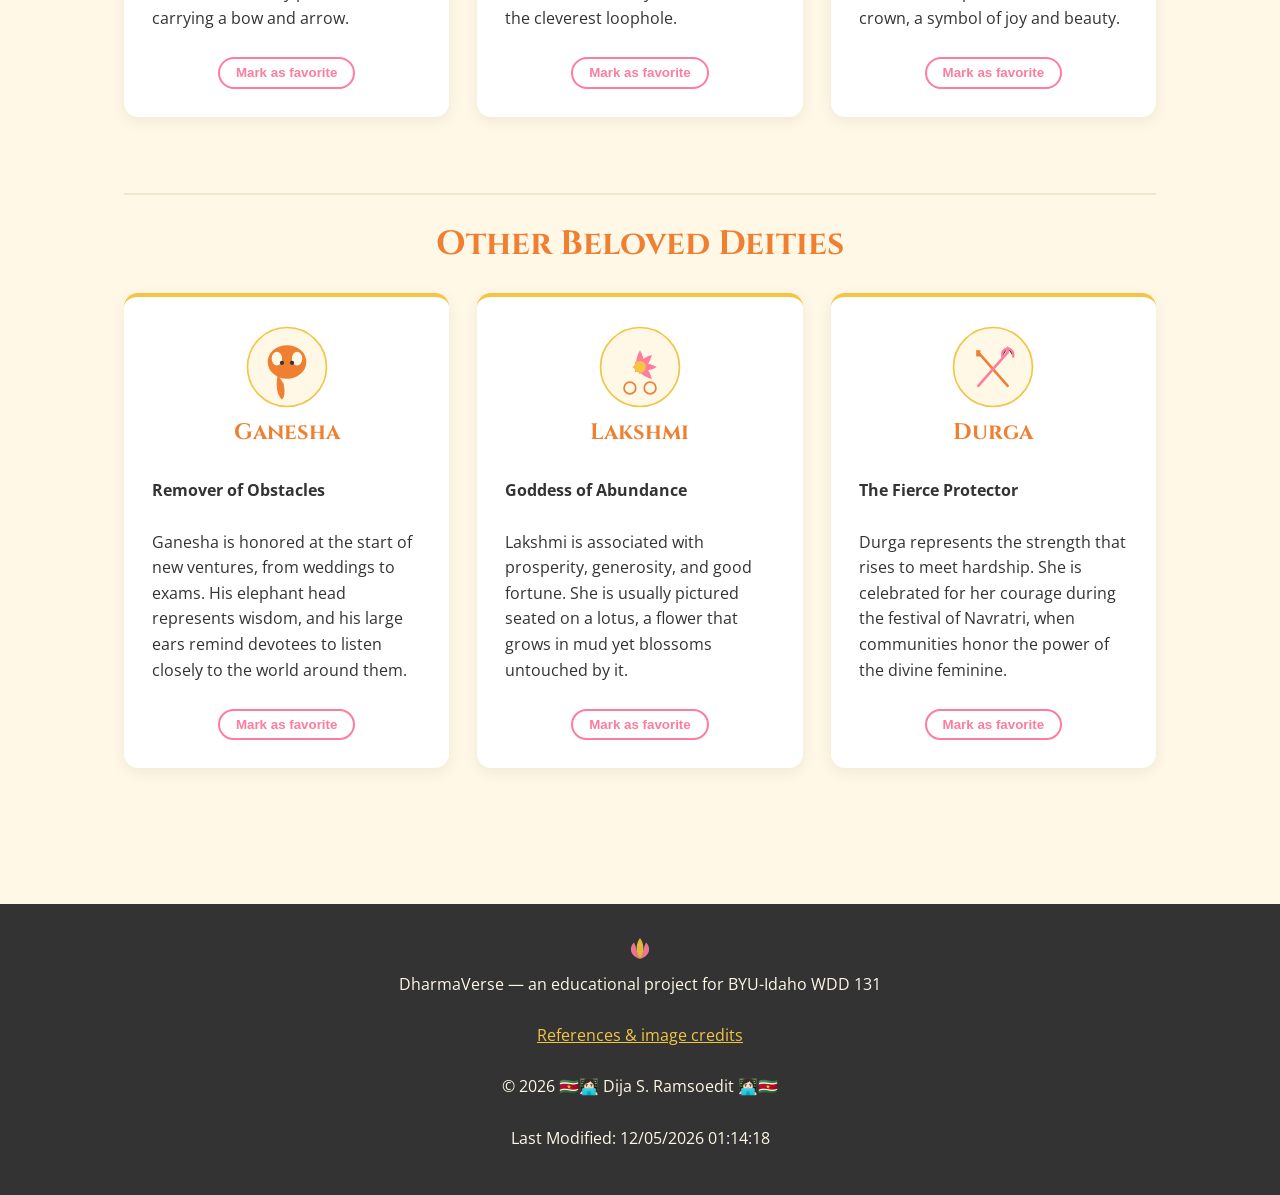
<file: project/gods.html>
<!DOCTYPE html>
<html lang="en">
<head>
  <meta charset="UTF-8">
  <meta name="viewport" content="width=device-width, initial-scale=1.0">
  <title>Gods &amp; Goddesses | DharmaVerse</title>
  <meta name="description" content="Learn about six major Hindu deities including Ganesha, Shiva, Vishnu, Lakshmi, Krishna, and Durga, and save your favorite.">
  <meta name="author" content="Dija S. Ramsoedit">
  <link rel="icon" href="images/om.svg" type="image/svg+xml">
  <link rel="stylesheet" href="styles.css">
</head>
<body>
  <a class="skip-link" href="#main-content">Skip to main content</a>

  <header class="site-header">
    <nav class="nav-bar container" aria-label="Primary">
      <a class="logo" href="index.html">🌸 DharmaVerse</a>
      <button class="nav-toggle" aria-expanded="false" aria-controls="primary-nav">☰<span class="visually-hidden">Toggle menu</span></button>
      <ul class="nav-links" id="primary-nav">
        <li><a href="index.html">Home</a></li>
        <li><a href="gods.html" aria-current="page">Gods &amp; Goddesses</a></li>
        <li><a href="festivals.html">Festivals &amp; Scriptures</a></li>
        <li><a href="quiz.html">Quiz &amp; Contact</a></li>
      </ul>
    </nav>
  </header>

  <main id="main-content">
    <section class="container">
      <h1>Gods &amp; Goddesses</h1>
      <p>
        Hindu tradition describes a vast family of deities, each
        representing different qualities of the same underlying divine
        reality. This page starts with the Trimurti, the three central
        roles of creation, preservation, and destruction, then explores
        three of Vishnu's avatars, and finishes with a few other widely
        beloved deities. Tap "Mark as favorite" to save the one that
        speaks to you most; your choice is remembered the next time you
        visit.
      </p>
      <div id="favorite-summary" aria-live="polite"></div>
    </section>

    <section class="container" id="deity-grid">
      <!-- Filled by scripts.js -->
    </section>
  </main>

   <footer class="site-footer">
    <div class="footer-inner container">
      <img src="images/lotus.svg" alt="" loading="lazy" width="60" height="30">
      <p>DharmaVerse &mdash; an educational project for BYU-Idaho WDD 131</p>
      <p><a href="references.html">References &amp; image credits</a></p>
       <p>&copy; 2026 🇸🇷👩🏻‍💻 Dija S. Ramsoedit 👩🏻‍💻🇸🇷</p>
        
        <p id="lastModified"></p>
         <script>
    
        document.getElementById("lastModified").textContent = `Last Modified: ${document.lastModified}`;
         </script>
    
    </div>
  </footer>

  <script src="scripts.js"></script>
</body>
</html>
</file>
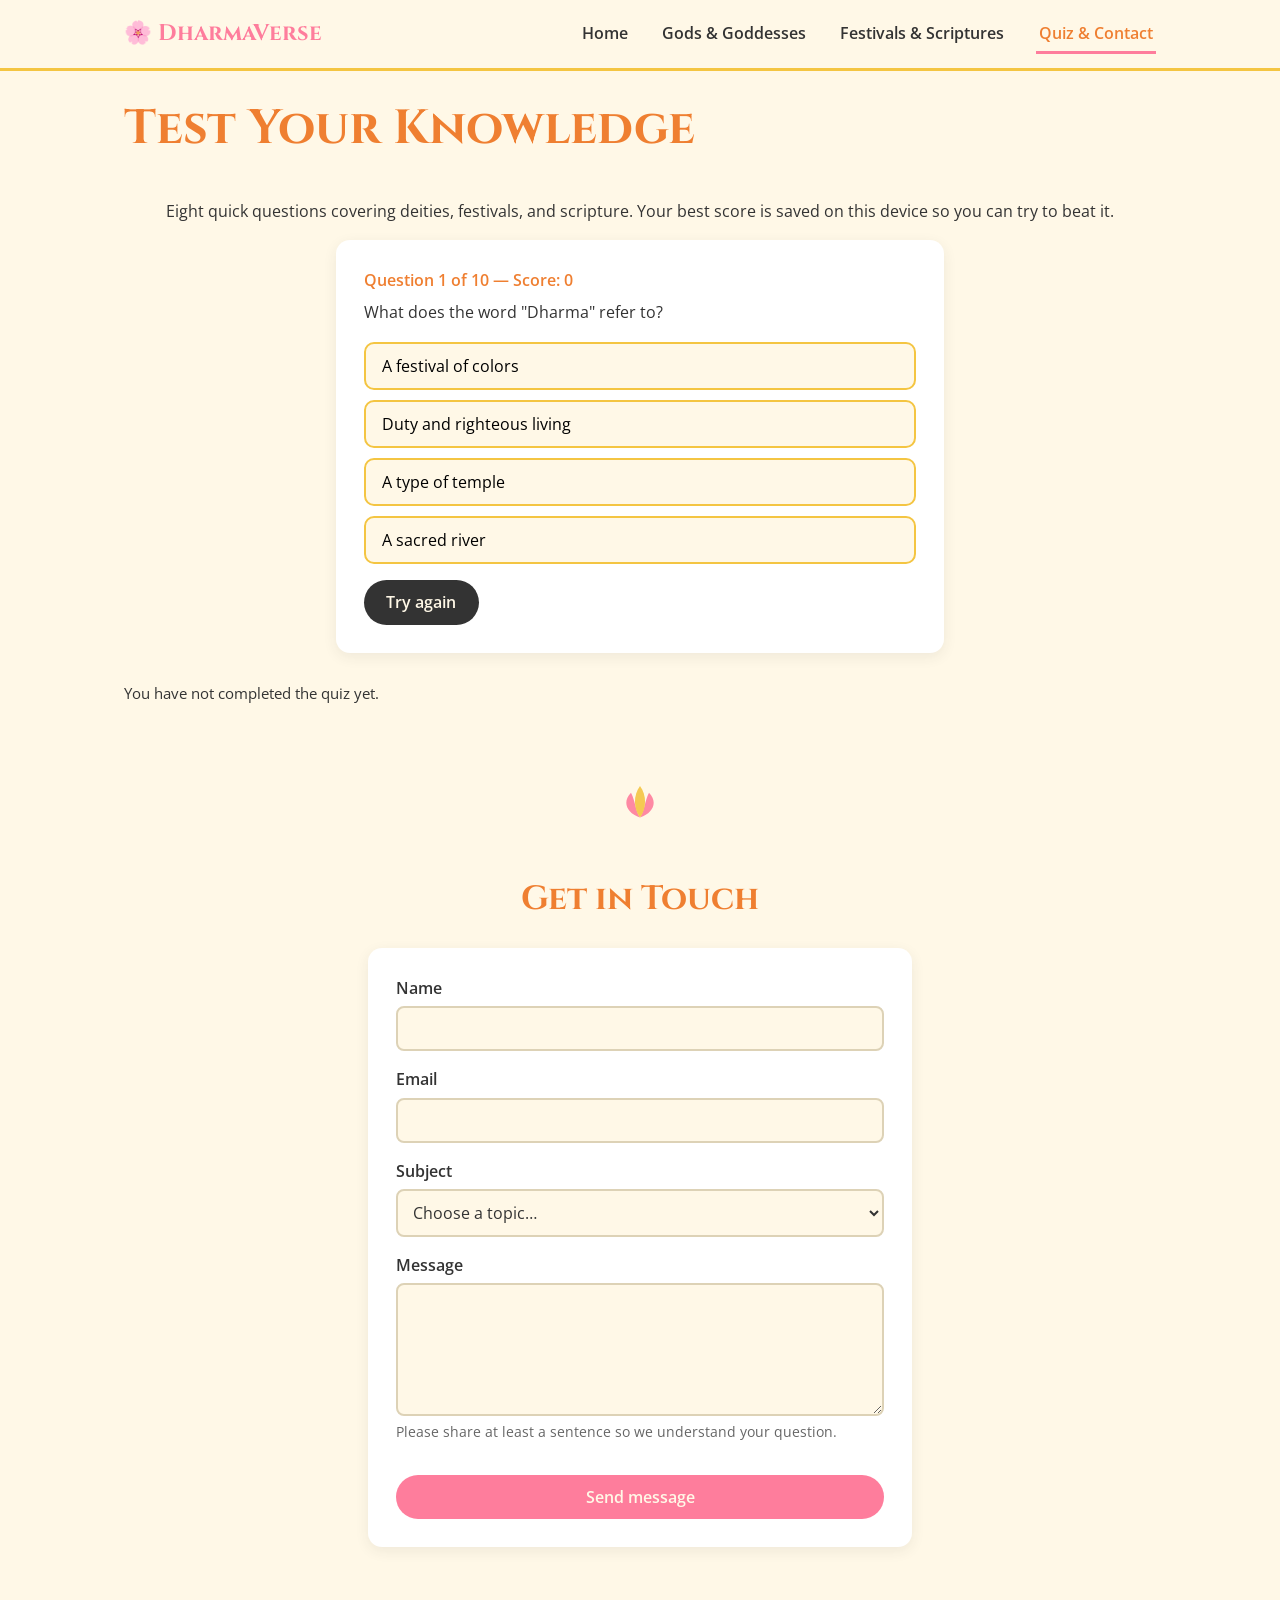
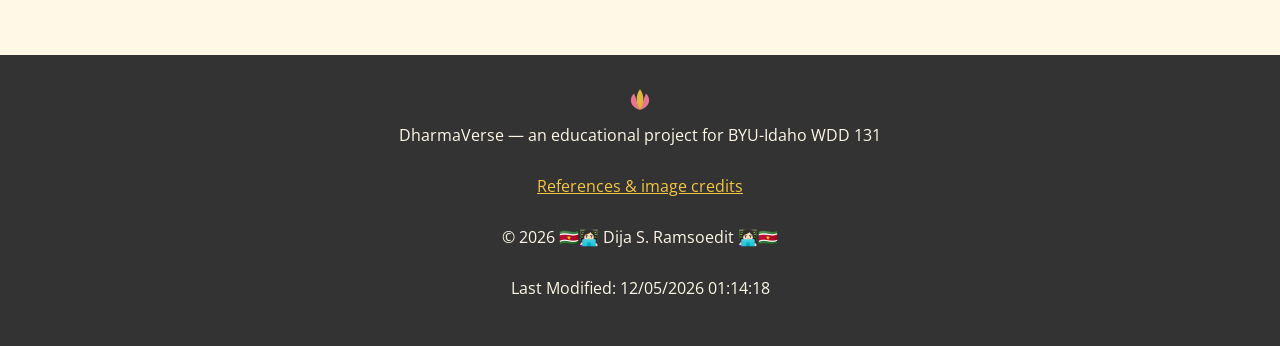
<file: project/quiz.html>
<!DOCTYPE html>
<html lang="en">
<head>
  <meta charset="UTF-8">
  <meta name="viewport" content="width=device-width, initial-scale=1.0">
  <title>Quiz &amp; Contact | DharmaVerse</title>
  <meta name="description" content="Test your knowledge of Hinduism with an interactive quiz, then send DharmaVerse a message.">
  <meta name="author" content="Dija S. Ramsoedit">
  <link rel="icon" href="images/om.svg" type="image/svg+xml">
  <link rel="stylesheet" href="styles.css">
</head>
<body>
  <a class="skip-link" href="#main-content">Skip to main content</a>

  <header class="site-header">
    <nav class="nav-bar container" aria-label="Primary">
      <a class="logo" href="index.html">🌸 DharmaVerse</a>
      <button class="nav-toggle" aria-expanded="false" aria-controls="primary-nav">☰<span class="visually-hidden">Toggle menu</span></button>
      <ul class="nav-links" id="primary-nav">
        <li><a href="index.html">Home</a></li>
        <li><a href="gods.html">Gods &amp; Goddesses</a></li>
        <li><a href="festivals.html">Festivals &amp; Scriptures</a></li>
        <li><a href="quiz.html" aria-current="page">Quiz &amp; Contact</a></li>
      </ul>
    </nav>
  </header>

  <main id="main-content">
    <section class="container">
      <h1>Test Your Knowledge</h1>
      <p style="text-align:center;">
        Eight quick questions covering deities, festivals, and scripture.
        Your best score is saved on this device so you can try to beat it.
      </p>

      <div class="quiz-box" id="quiz-box">
        <p class="quiz-progress" id="quiz-progress"></p>
        <p id="quiz-question"></p>
        <div class="quiz-options" id="quiz-options"></div>
        <button class="btn secondary" id="quiz-restart-btn" type="button" hidden>Try again</button>
      </div>

      <div class="score-history" id="score-history" aria-live="polite"></div>
    </section>

    <img class="lotus-divider" src="images/lotus.svg" alt="" loading="lazy" width="90" height="45">

    <section class="container">
      <h2 class="section-title">Get in Touch</h2>
      <p id="visitor-greeting" style="text-align:center;" aria-live="polite"></p>

      <form class="form-grid" id="contact-form" novalidate>
        <p class="form-status" id="form-status" role="status"></p>

        <div class="form-field">
          <label for="contact-name">Name</label>
          <input type="text" id="contact-name" name="name" autocomplete="name" required minlength="2">
        </div>

        <div class="form-field">
          <label for="contact-email">Email</label>
          <input type="email" id="contact-email" name="email" autocomplete="email" required>
        </div>

        <div class="form-field">
          <label for="contact-subject">Subject</label>
          <select id="contact-subject" name="subject" required>
            <option value="">Choose a topic&hellip;</option>
            <option value="General question">General question</option>
            <option value="Feedback on the site">Feedback on the site</option>
            <option value="Request a correction">Request a correction</option>
            <option value="Something else">Something else</option>
          </select>
        </div>

        <div class="form-field">
          <label for="contact-message">Message</label>
          <textarea id="contact-message" name="message" rows="5" required minlength="10"></textarea>
          <p class="form-note">Please share at least a sentence so we understand your question.</p>
        </div>

        <button class="btn" type="submit">Send message</button>
      </form>
    </section>
  </main>

  <footer class="site-footer">
    <div class="footer-inner container">
      <img src="images/lotus.svg" alt="" loading="lazy" width="60" height="30">
      <p>DharmaVerse &mdash; an educational project for BYU-Idaho WDD 131</p>
      <p><a href="references.html">References &amp; image credits</a></p>
       <p>&copy; 2026 🇸🇷👩🏻‍💻 Dija S. Ramsoedit 👩🏻‍💻🇸🇷</p>
        
        <p id="lastModified"></p>
         <script>
    
        document.getElementById("lastModified").textContent = `Last Modified: ${document.lastModified}`;
         </script>
    
    </div>
  </footer>

  <script src="scripts.js"></script>
</body>
</html>
</file>
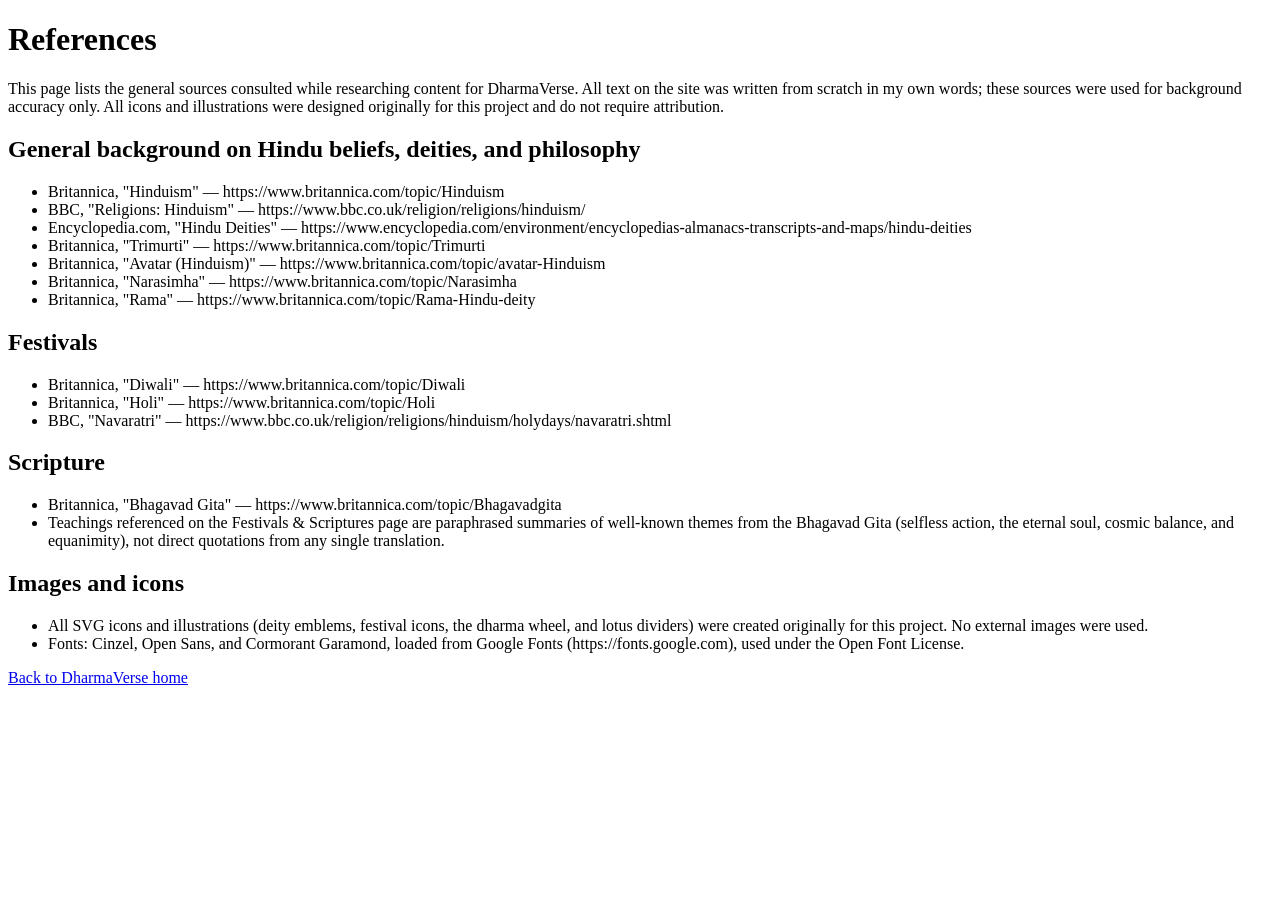
<file: project/references.html>
<!DOCTYPE html>
<html lang="en">
<head>
  <meta charset="UTF-8">
  <meta name="viewport" content="width=device-width, initial-scale=1.0">
  <title>References | DharmaVerse</title>
  <meta name="description" content="Sources consulted while researching and building the DharmaVerse website.">
  <meta name="author" content="Dija S. Ramsoedit">
</head>
<body>
  <h1>References</h1>
  <p>
    This page lists the general sources consulted while researching content
    for DharmaVerse. All text on the site was written from scratch in my
    own words; these sources were used for background accuracy only. All
    icons and illustrations were designed originally for this project and
    do not require attribution.
  </p>

  <h2>General background on Hindu beliefs, deities, and philosophy</h2>
  <ul>
    <li>Britannica, "Hinduism" &mdash; https://www.britannica.com/topic/Hinduism</li>
    <li>BBC, "Religions: Hinduism" &mdash; https://www.bbc.co.uk/religion/religions/hinduism/</li>
    <li>Encyclopedia.com, "Hindu Deities" &mdash; https://www.encyclopedia.com/environment/encyclopedias-almanacs-transcripts-and-maps/hindu-deities</li>
    <li>Britannica, "Trimurti" &mdash; https://www.britannica.com/topic/Trimurti</li>
    <li>Britannica, "Avatar (Hinduism)" &mdash; https://www.britannica.com/topic/avatar-Hinduism</li>
    <li>Britannica, "Narasimha" &mdash; https://www.britannica.com/topic/Narasimha</li>
    <li>Britannica, "Rama" &mdash; https://www.britannica.com/topic/Rama-Hindu-deity</li>
  </ul>

  <h2>Festivals</h2>
  <ul>
    <li>Britannica, "Diwali" &mdash; https://www.britannica.com/topic/Diwali</li>
    <li>Britannica, "Holi" &mdash; https://www.britannica.com/topic/Holi</li>
    <li>BBC, "Navaratri" &mdash; https://www.bbc.co.uk/religion/religions/hinduism/holydays/navaratri.shtml</li>
  </ul>

  <h2>Scripture</h2>
  <ul>
    <li>Britannica, "Bhagavad Gita" &mdash; https://www.britannica.com/topic/Bhagavadgita</li>
    <li>
      Teachings referenced on the Festivals &amp; Scriptures page are
      paraphrased summaries of well-known themes from the Bhagavad Gita
      (selfless action, the eternal soul, cosmic balance, and equanimity),
      not direct quotations from any single translation.
    </li>
  </ul>

  <h2>Images and icons</h2>
  <ul>
    <li>All SVG icons and illustrations (deity emblems, festival icons, the dharma wheel, and lotus dividers) were created originally for this project. No external images were used.</li>
    <li>Fonts: Cinzel, Open Sans, and Cormorant Garamond, loaded from Google Fonts (https://fonts.google.com), used under the Open Font License.</li>
  </ul>

  <p><a href="index.html">Back to DharmaVerse home</a></p>
</body>
</html>
</file>
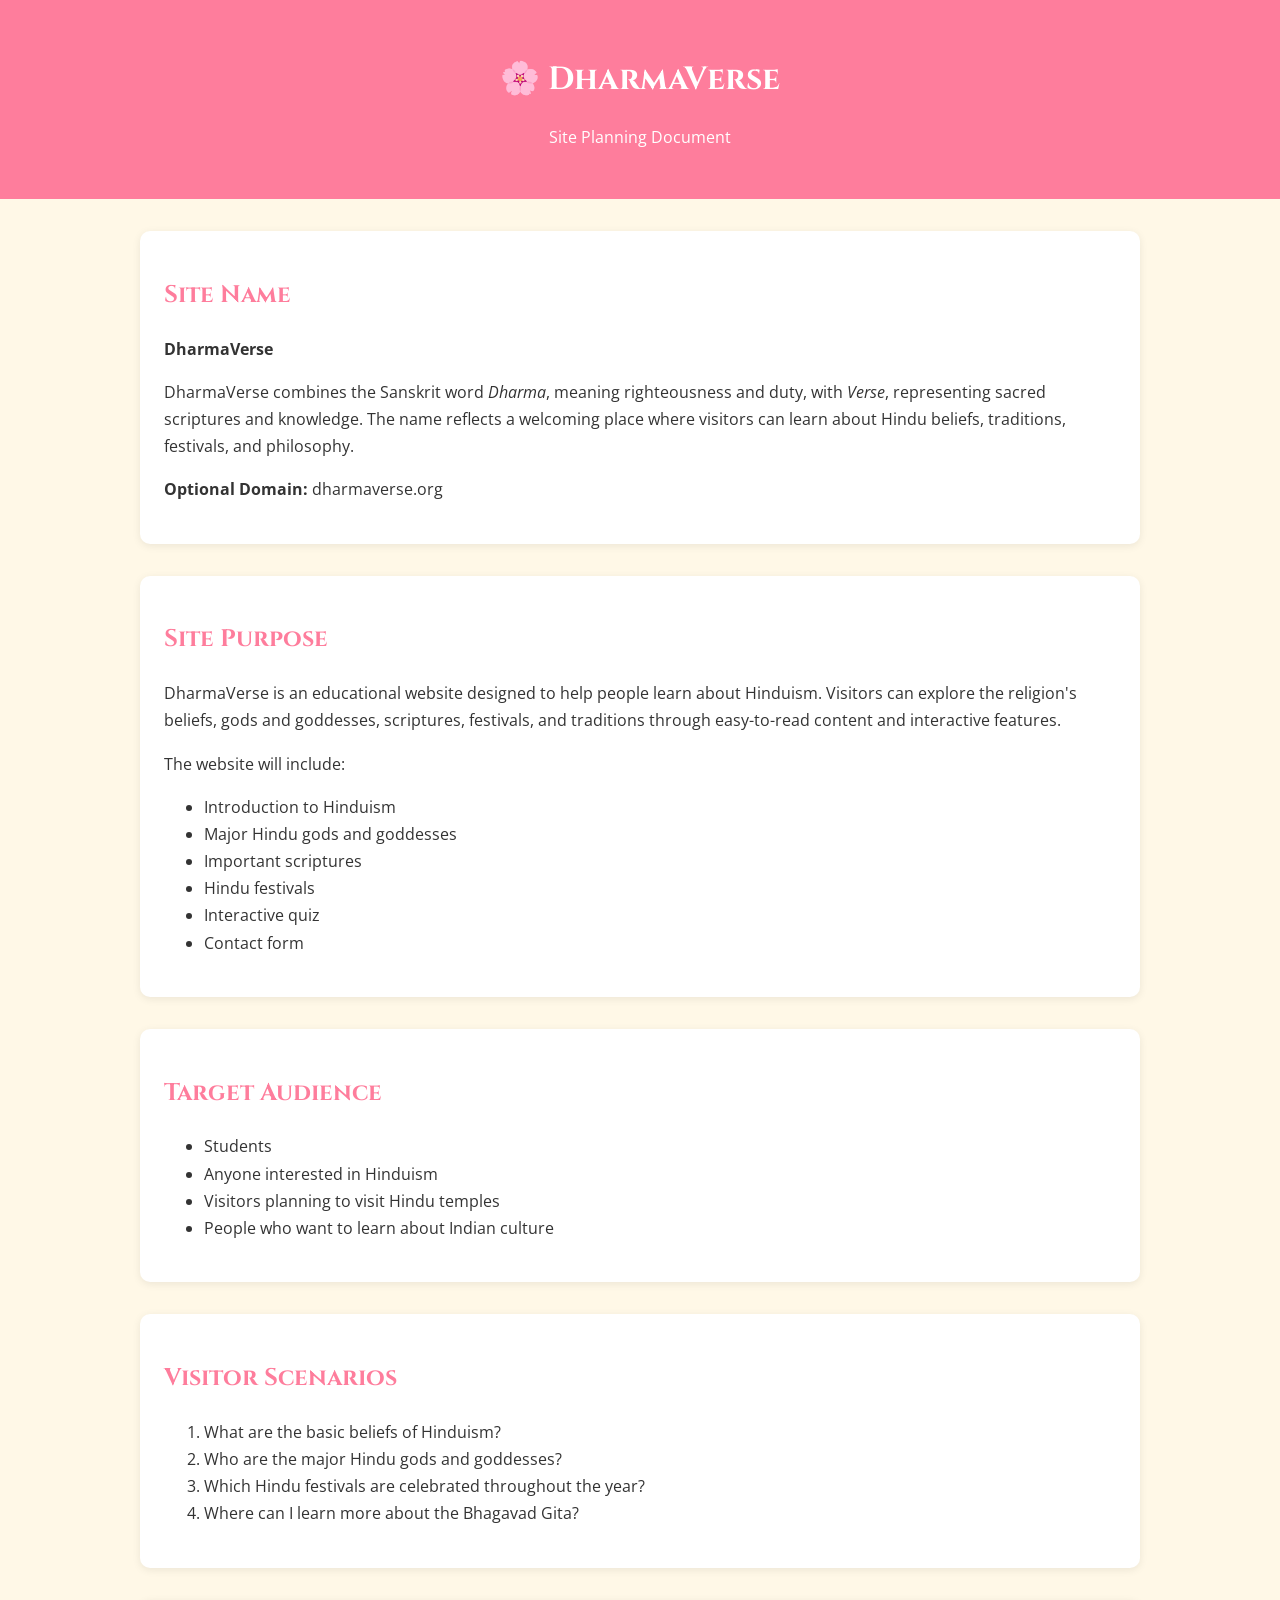
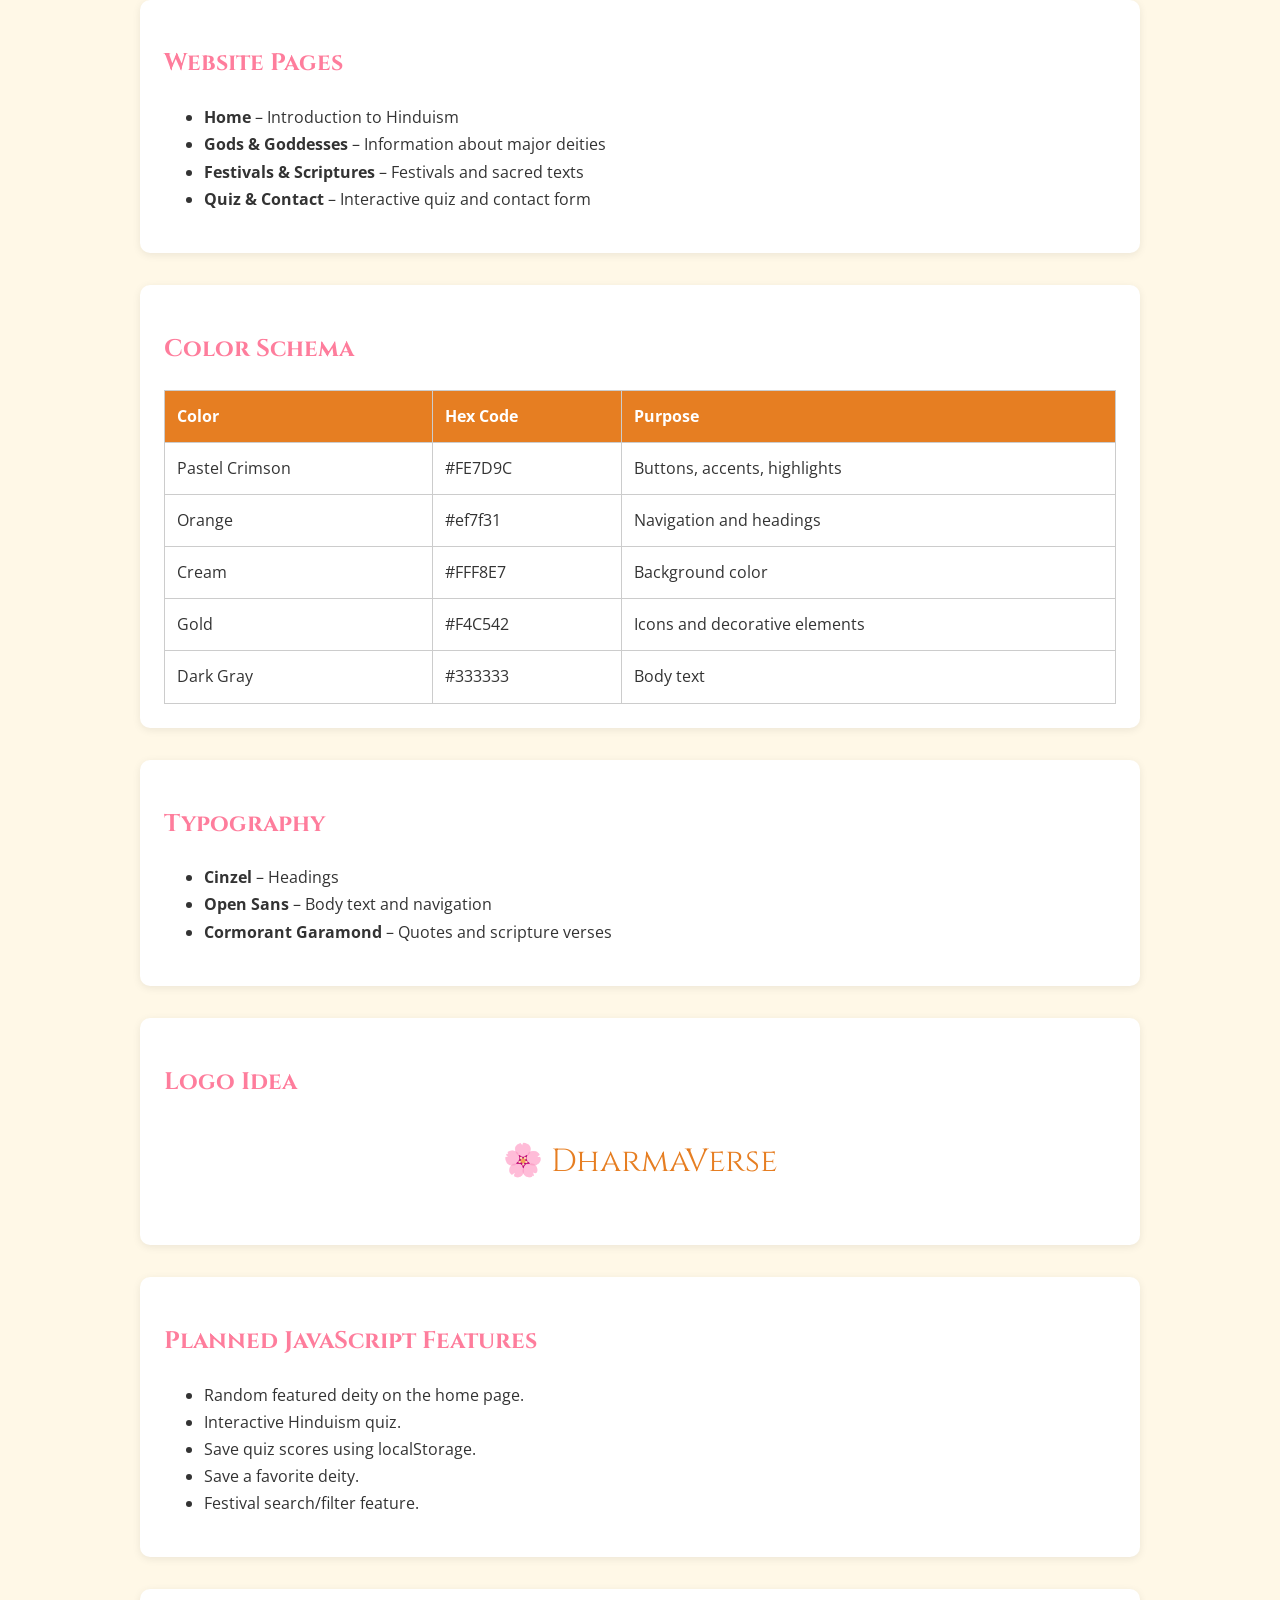
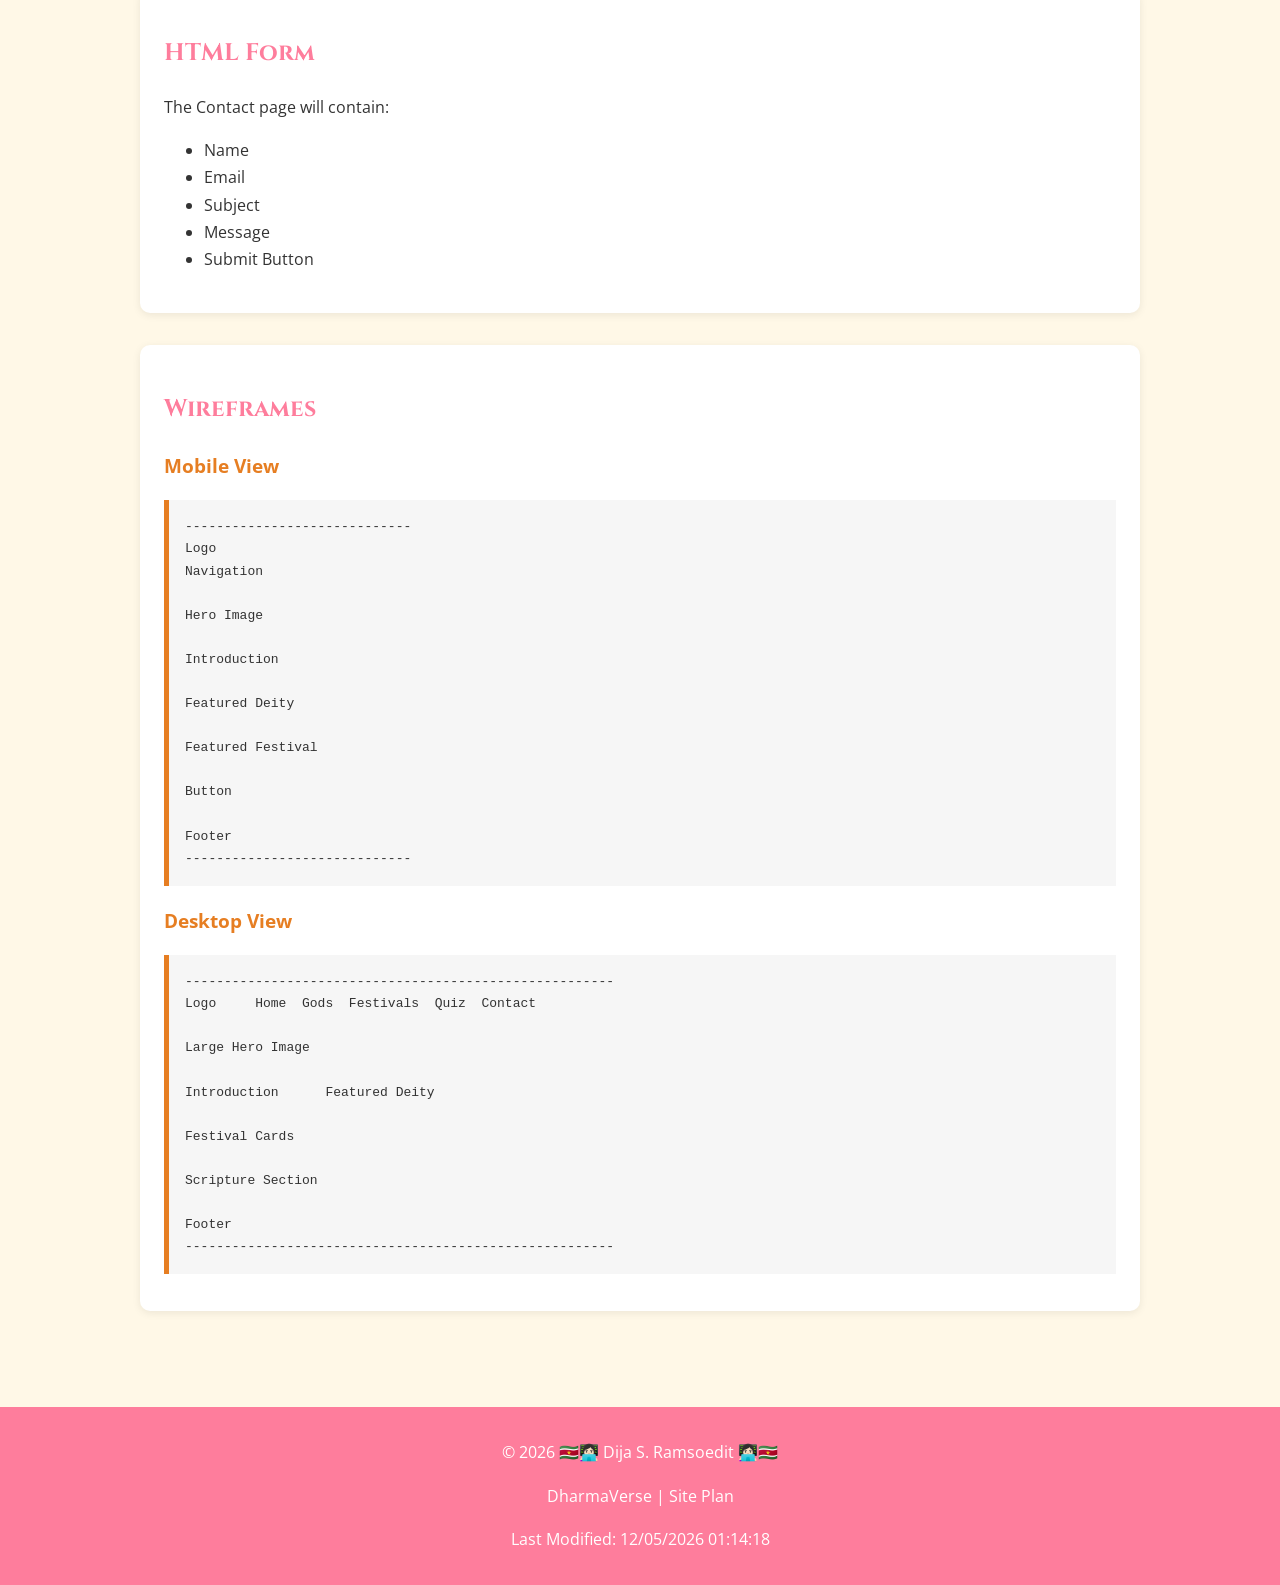
<file: project/siteplan.html>
<!DOCTYPE html>
<html lang="en">
<head>
    <meta charset="UTF-8">
    <meta name="viewport" content="width=device-width, initial-scale=1.0">

    <title>DharmaVerse Site Plan</title>

    <meta name="description" content="DharmaVerse siteplan outlining the purpose, audience, design, color scheme, and wireframes for a educational website project for BYU WDD 131.">

    <meta name="author" content="Dija S. Ramsoedit">

    <!-- Google Fonts -->
    <link rel="preconnect" href="https://fonts.googleapis.com">
    <link rel="preconnect" href="https://fonts.gstatic.com" crossorigin>

    <link href="https://fonts.googleapis.com/css2?family=Cinzel:wght@400;700&family=Cormorant+Garamond:wght@400;600&family=Open+Sans:wght@400;600&display=swap" rel="stylesheet">

    <link rel="stylesheet" href="siteplan.css">
</head>

<body>

<header>
    <h1>🌸 DharmaVerse</h1>
    <p>Site Planning Document</p>
</header>

<main>

<section>
    <h2>Site Name</h2>

    <p><strong>DharmaVerse</strong></p>

    <p>
        DharmaVerse combines the Sanskrit word
        <em>Dharma</em>, meaning righteousness and duty,
        with <em>Verse</em>, representing sacred scriptures and
        knowledge. The name reflects a welcoming place where
        visitors can learn about Hindu beliefs, traditions,
        festivals, and philosophy.
    </p>

    <p><strong>Optional Domain:</strong> dharmaverse.org</p>

</section>

<section>

    <h2>Site Purpose</h2>

    <p>
        DharmaVerse is an educational website designed to help
        people learn about Hinduism. Visitors can explore the
        religion's beliefs, gods and goddesses, scriptures,
        festivals, and traditions through easy-to-read content
        and interactive features.
    </p>

    <p>The website will include:</p>

    <ul>
        <li>Introduction to Hinduism</li>
        <li>Major Hindu gods and goddesses</li>
        <li>Important scriptures</li>
        <li>Hindu festivals</li>
        <li>Interactive quiz</li>
        <li>Contact form</li>
    </ul>

</section>

<section>

    <h2>Target Audience</h2>

    <ul>
        <li>Students</li>
        <li>Anyone interested in Hinduism</li>
        <li>Visitors planning to visit Hindu temples</li>
        <li>People who want to learn about Indian culture</li>
    </ul>

</section>

<section>

    <h2>Visitor Scenarios</h2>

    <ol>
        <li>What are the basic beliefs of Hinduism?</li>

        <li>Who are the major Hindu gods and goddesses?</li>

        <li>Which Hindu festivals are celebrated throughout the year?</li>

        <li>Where can I learn more about the Bhagavad Gita?</li>
    </ol>

</section>

<section>

    <h2>Website Pages</h2>

    <ul>
        <li><strong>Home</strong> – Introduction to Hinduism</li>

        <li><strong>Gods & Goddesses</strong> – Information about major deities</li>

        <li><strong>Festivals & Scriptures</strong> – Festivals and sacred texts</li>

        <li><strong>Quiz & Contact</strong> – Interactive quiz and contact form</li>
    </ul>

</section>

<section>

    <h2>Color Schema</h2>

    <table>

        <tr>
            <th>Color</th>
            <th>Hex Code</th>
            <th>Purpose</th>
        </tr>

        <tr>
            <td>Pastel Crimson</td>
            <td>#FE7D9C</td>
            <td>Buttons, accents, highlights</td>
        </tr>

        <tr>
            <td>Orange</td>
            <td>#ef7f31</td>
            <td>Navigation and headings</td>
        </tr>

        <tr>
            <td>Cream</td>
            <td>#FFF8E7</td>
            <td>Background color</td>
        </tr>

        <tr>
            <td>Gold</td>
            <td>#F4C542</td>
            <td>Icons and decorative elements</td>
        </tr>

        <tr>
            <td>Dark Gray</td>
            <td>#333333</td>
            <td>Body text</td>
        </tr>

    </table>

</section>

<section>

    <h2>Typography</h2>

    <ul>

        <li><strong>Cinzel</strong> – Headings</li>

        <li><strong>Open Sans</strong> – Body text and navigation</li>

        <li><strong>Cormorant Garamond</strong> – Quotes and scripture verses</li>

    </ul>

</section>

<section>

    <h2>Logo Idea</h2>

    <p class="logo">🌸 DharmaVerse</p>

</section>

<section>

    <h2>Planned JavaScript Features</h2>

    <ul>

        <li>Random featured deity on the home page.</li>

        <li>Interactive Hinduism quiz.</li>

        <li>Save quiz scores using localStorage.</li>

        <li>Save a favorite deity.</li>

        <li>Festival search/filter feature.</li>

    </ul>

</section>

<section>

    <h2>HTML Form</h2>

    <p>The Contact page will contain:</p>

    <ul>
        <li>Name</li>
        <li>Email</li>
        <li>Subject</li>
        <li>Message</li>
        <li>Submit Button</li>
    </ul>

</section>

<section>

    <h2>Wireframes</h2>

    <h3>Mobile View</h3>

<pre>
-----------------------------
Logo
Navigation

Hero Image

Introduction

Featured Deity

Featured Festival

Button

Footer
-----------------------------
</pre>

    <h3>Desktop View</h3>

<pre>
-------------------------------------------------------
Logo     Home  Gods  Festivals  Quiz  Contact

Large Hero Image

Introduction      Featured Deity

Festival Cards

Scripture Section

Footer
-------------------------------------------------------
</pre>

</section>

</main>


  <footer>
        <p>&copy; 2026 🇸🇷👩🏻‍💻 Dija S. Ramsoedit 👩🏻‍💻🇸🇷</p>
          DharmaVerse | Site Plan
        <p id="lastModified"></p>
        <script>
    
        document.getElementById("lastModified").textContent = `Last Modified: ${document.lastModified}`;
         </script>
    </footer>
</body>
</html>
</file>
<file: styles/base.css>
* {
    margin: 0;
    padding: 0;
    box-sizing: border-box;
}

body {
    font-family: 'Roboto', sans-serif;
    background-color: #fcfcfc;
    color: #333333;
    line-height: 1.6;
}


header {
    background-color: #1c4e75;
    color: #ffffff;
    text-align: center;
}

#course-title {
    display: block;
    padding: 1.5rem 0 0.75rem 0;
    font-size: 1.6rem;
    font-weight: 500;
}


nav {
    display: flex;
    background-color: #2c2c2c;
    justify-content: space-around;
}

nav a {
    flex: 1;
    color: #ffffff;
    text-decoration: none;
    padding: 0.8rem 1rem;
    font-size: 1.1rem;
    transition: background-color 0.3s ease, color 0.3s ease;
}

nav a:hover {
    background-color: #ffffff;
    color: #0b3a5e;
    font-weight: bold;
}


main {
    max-width: 1200px;
    margin: 0 auto;
    padding: 2rem 1rem;
}

h1 {
    text-align: center;
    margin-bottom: 2rem;
    font-size: 2.5rem;
    color: #222222;
}


.grid-container {
    display: grid;
    grid-template-columns: 2fr 1fr;
    gap: 1.5rem;
    align-items: start;
}

@media (max-width: 768px) {
    .grid-container {
        grid-template-columns: 1fr;
    }
}


.card {
    background-color: #ffffff;
    border: 1px solid #cccccc;
    border-radius: 8px;
    overflow: hidden;
    box-shadow: 0 2px 5px rgba(0,0,0,0.05);
}

.card h2 {
    background-color: #1c4e75;
    color: #ffffff;
    text-align: center;
    padding: 0.75rem;
    font-size: 1.25rem;
    font-weight: 500;
}

.card-content {
    padding: 1.5rem;
}


.bio-layout {
    display: flex;
    gap: 1.5rem;
    align-items: flex-start;
}

.bio-layout p {
    flex: 1;
}

.bio-layout img {
    border-radius: 4px;
    object-fit: cover;
}

.sub-heading {
    text-align: center;
    margin-top: 1rem;
    font-size: 1.2rem;
    color: #222222;
}

hr {
    border: 0;
    height: 1px;
    background: #dddddd;
    margin: 0.5rem 1.5rem 1.5rem 1.5rem;
}

.flag-layout {
    display: flex;
    gap: 1.5rem;
    align-items: center;
}

.flag-layout figure {
    text-align: center;
    font-size: 0.85rem;
    font-style: italic;
    color: #555555;
}

.flag-layout img {
    border: 1px solid #dddddd;
    display: block;
    margin-bottom: 0.5rem;
}

.resources-layout ul {
    list-style-type: disc;
    padding-left: 1.25rem;
}

.resources-layout li {
    margin-bottom: 0.75rem;
}

.resources-layout a {
    color: #1b2c39;
    text-decoration: underline;
}

.resources-layout a:hover {
    color: #2c2c2c;
}


footer {
    background-color:  #1c4e75;
    color: #ffffff;
    text-align: center;
    padding: 1.5rem;
    margin-top: 3rem;
    font-size: 0.95rem;
}

footer p {
    margin: 0.4rem 0;
}
</file>
<file: project/styles.css>
/* =========================================================
   DharmaVerse — Shared Stylesheet
   Design tokens: color, type, layout (see project notes)
   ========================================================= */

@import url('https://fonts.googleapis.com/css2?family=Cinzel:wght@500;700&family=Open+Sans:wght@400;600&family=Cormorant+Garamond:ital,wght@0,500;1,500&display=swap');

:root {
  --crimson: #FE7D9C;
  --orange: #EF7F31;
  --cream: #FFF8E7;
  --gold: #F4C542;
  --charcoal: #333333;
  --cream-shadow: #f0e6cf;
  --focus-ring: #1a5fb4;

  --font-heading: 'Cinzel', serif;
  --font-body: 'Open Sans', sans-serif;
  --font-quote: 'Cormorant Garamond', serif;

  --space-xs: 0.5rem;
  --space-sm: 1rem;
  --space-md: 1.75rem;
  --space-lg: 3rem;
  --space-xl: 5rem;

  --radius: 14px;
  --max-width: 68rem;
}

/* -------------------- Reset & base -------------------- */
*, *::before, *::after { box-sizing: border-box; }

html { scroll-behavior: smooth; }

body {
  margin: 0;
  font-family: var(--font-body);
  background: var(--cream);
  color: var(--charcoal);
  line-height: 1.6;
}

img { max-width: 100%; display: block; }

h1, h2, h3 {
  font-family: var(--font-heading);
  color: var(--orange);
  line-height: 1.25;
  margin-top: 0;
}

h1 { font-size: clamp(1.9rem, 5vw, 3rem); }
h2 { font-size: clamp(1.5rem, 3.4vw, 2.1rem); }
h3 { font-size: clamp(1.15rem, 2.4vw, 1.4rem); }

p { margin: 0 0 1rem; }

a { color: var(--crimson); }

blockquote {
  font-family: var(--font-quote);
  font-style: italic;
  font-size: 1.35rem;
  color: var(--charcoal);
}

.container {
  max-width: var(--max-width);
  margin-inline: auto;
  padding-inline: var(--space-md);
}

/* -------------------- Accessibility helpers -------------------- */
.skip-link {
  position: absolute;
  left: -999px;
  top: auto;
  background: var(--charcoal);
  color: var(--cream);
  padding: 0.6rem 1rem;
  z-index: 100;
  border-radius: 0 0 8px 0;
}
.skip-link:focus {
  left: 0;
  top: 0;
}

:focus-visible {
  outline: 3px solid var(--focus-ring);
  outline-offset: 2px;
}

.visually-hidden {
  position: absolute;
  width: 1px; height: 1px;
  overflow: hidden;
  clip: rect(0 0 0 0);
  white-space: nowrap;
}

@media (prefers-reduced-motion: reduce) {
  html { scroll-behavior: auto; }
  *, *::before, *::after {
    animation-duration: 0.01ms !important;
    animation-iteration-count: 1 !important;
    transition-duration: 0.01ms !important;
  }
}

/* -------------------- Header & navigation -------------------- */
.site-header {
  background: var(--cream);
  border-bottom: 3px solid var(--gold);
  position: sticky;
  top: 0;
  z-index: 50;
}

.nav-bar {
  display: flex;
  align-items: center;
  justify-content: space-between;
  padding-block: var(--space-sm);
}

.logo {
  font-family: var(--font-heading);
  font-weight: 700;
  font-size: 1.4rem;
  color: var(--crimson);
  text-decoration: none;
  display: flex;
  align-items: center;
  gap: 0.5rem;
}

.nav-toggle {
  background: var(--orange);
  border: none;
  color: var(--cream);
  border-radius: 8px;
  padding: 0.45rem 0.7rem;
  font-size: 1.3rem;
  cursor: pointer;
  display: none;
  line-height: 1;
}

.nav-links {
  display: flex;
  list-style: none;
  gap: var(--space-md);
  margin: 0;
  padding: 0;
}

.nav-links a {
  text-decoration: none;
  font-weight: 600;
  color: var(--charcoal);
  padding: 0.4rem 0.2rem;
  border-bottom: 3px solid transparent;
  transition: border-color 0.2s ease, color 0.2s ease;
}

.nav-links a:hover,
.nav-links a:focus-visible {
  color: var(--orange);
}

.nav-links a[aria-current="page"] {
  border-bottom-color: var(--crimson);
  color: var(--orange);
}

/* -------------------- Hero -------------------- */
.hero {
  display: grid;
  grid-template-columns: 1fr;
  gap: var(--space-lg);
  align-items: center;
  padding-block: var(--space-lg) var(--space-md);
}

.hero-text .eyebrow {
  text-transform: uppercase;
  letter-spacing: 0.14em;
  font-size: 0.8rem;
  font-weight: 600;
  color: var(--crimson);
}

.hero-wheel {
  justify-self: center;
  width: min(70vw, 280px);
}

.hero-wheel img {
  animation: spin-slow 60s linear infinite;
}

@keyframes spin-slow {
  to { transform: rotate(360deg); }
}

.wheel-spokes {
  display: flex;
  flex-wrap: wrap;
  gap: 0.6rem;
  justify-content: center;
  margin-top: var(--space-sm);
}

.wheel-spokes a {
  text-decoration: none;
  background: var(--orange);
  color: var(--cream);
  padding: 0.4rem 0.9rem;
  border-radius: 999px;
  font-size: 0.85rem;
  font-weight: 600;
}
.wheel-spokes a:hover, .wheel-spokes a:focus-visible {
  background: var(--crimson);
}

/* -------------------- Buttons -------------------- */
.btn {
  display: inline-block;
  background: var(--crimson);
  color: var(--cream);
  border: none;
  padding: 0.7rem 1.4rem;
  border-radius: 999px;
  font-family: var(--font-body);
  font-weight: 600;
  font-size: 1rem;
  cursor: pointer;
  text-decoration: none;
  transition: transform 0.15s ease, background 0.15s ease;
}
.btn:hover, .btn:focus-visible { background: var(--orange); transform: translateY(-2px); }
.btn.secondary { background: var(--charcoal); }
.btn.secondary:hover { background: var(--orange); }

/* -------------------- Sections & cards -------------------- */
section { padding-block: var(--space-md); }

.section-title {
  text-align: center;
  margin-bottom: var(--space-md);
}

.card-grid {
  display: grid;
  grid-template-columns: repeat(auto-fit, minmax(15rem, 1fr));
  gap: var(--space-md);
}

.card {
  background: #fff;
  border-radius: var(--radius);
  padding: var(--space-md);
  box-shadow: 0 4px 14px rgba(51,51,51,0.08);
  border-top: 4px solid var(--gold);
  display: flex;
  flex-direction: column;
  gap: 0.6rem;
}

.card img { width: 84px; height: 84px; margin-inline: auto; }

.card h3 { text-align: center; }

.card .favorite-btn {
  margin-top: auto;
  background: transparent;
  border: 2px solid var(--crimson);
  color: var(--crimson);
  border-radius: 999px;
  padding: 0.4rem 1rem;
  font-weight: 600;
  cursor: pointer;
  align-self: center;
}
.card .favorite-btn:hover, .card .favorite-btn:focus-visible {
  background: var(--crimson);
  color: var(--cream);
}
.card.is-favorite {
  border-top-color: var(--crimson);
  background: #fff7f9;
}
.card .favorite-btn[aria-pressed="true"] {
  background: var(--crimson);
  color: var(--cream);
}

.deity-group + .deity-group {
  margin-top: var(--space-lg);
  padding-top: var(--space-md);
  border-top: 2px solid var(--cream-shadow);
}

.featured-box {
  background: #fff;
  border-radius: var(--radius);
  padding: var(--space-md);
  border-left: 6px solid var(--crimson);
  box-shadow: 0 4px 14px rgba(51,51,51,0.08);
}

.featured-box img { width: 96px; float: left; margin-right: var(--space-sm); }

/* -------------------- Divider -------------------- */
.lotus-divider {
  width: 90px;
  margin-inline: auto;
  display: block;
  margin-block: var(--space-md);
}

/* -------------------- Forms -------------------- */
.form-grid {
  display: grid;
  gap: var(--space-sm);
  max-width: 34rem;
  margin-inline: auto;
  background: #fff;
  padding: var(--space-md);
  border-radius: var(--radius);
  box-shadow: 0 4px 14px rgba(51,51,51,0.08);
}

.form-field { display: flex; flex-direction: column; gap: 0.3rem; }

label { font-weight: 600; }

input, textarea, select {
  font-family: var(--font-body);
  font-size: 1rem;
  padding: 0.6rem 0.7rem;
  border: 2px solid #ddd2b6;
  border-radius: 8px;
  background: var(--cream);
  color: var(--charcoal);
}

input:focus, textarea:focus, select:focus {
  border-color: var(--orange);
}

.form-note { font-size: 0.85rem; color: #666; }

.form-status {
  padding: 0.8rem 1rem;
  border-radius: 8px;
  font-weight: 600;
  display: none;
}
.form-status.success {
  display: block;
  background: #eaf6ea;
  color: #2b6b2b;
  border: 2px solid #2b6b2b;
}
.form-status.error {
  display: block;
  background: #fbeaea;
  color: #a12626;
  border: 2px solid #a12626;
}

/* -------------------- Quiz -------------------- */
.quiz-box {
  background: #fff;
  border-radius: var(--radius);
  padding: var(--space-md);
  box-shadow: 0 4px 14px rgba(51,51,51,0.08);
  max-width: 38rem;
  margin-inline: auto;
}

.quiz-options {
  display: grid;
  gap: 0.6rem;
  margin-block: var(--space-sm);
}

.quiz-options button {
  text-align: left;
  background: var(--cream);
  border: 2px solid var(--gold);
  border-radius: 10px;
  padding: 0.7rem 1rem;
  font-family: var(--font-body);
  font-size: 1rem;
  cursor: pointer;
}
.quiz-options button:hover, .quiz-options button:focus-visible {
  border-color: var(--orange);
}
.quiz-options button.correct {
  background: #eaf6ea;
  border-color: #2b6b2b;
}
.quiz-options button.incorrect {
  background: #fbeaea;
  border-color: #a12626;
}

.quiz-progress {
  font-weight: 600;
  color: var(--orange);
  margin-bottom: 0.4rem;
}

.score-history {
  margin-top: var(--space-md);
  font-size: 0.95rem;
}

/* -------------------- Festival filter -------------------- */
.filter-bar {
  display: flex;
  gap: 0.6rem;
  flex-wrap: wrap;
  align-items: center;
  justify-content: center;
  margin-bottom: var(--space-md);
}

.filter-bar input {
  flex: 1 1 16rem;
}

.no-results {
  text-align: center;
  font-style: italic;
  color: #777;
}

/* -------------------- Quote rotator -------------------- */
.quote-box {
  text-align: center;
  max-width: 40rem;
  margin-inline: auto;
  background: #fff;
  border-radius: var(--radius);
  padding: var(--space-md);
  box-shadow: 0 4px 14px rgba(51,51,51,0.08);
}

/* -------------------- Footer -------------------- */
.site-footer {
  background: var(--charcoal);
  color: var(--cream);
  margin-top: var(--space-xl);
}

.footer-inner {
  padding-block: var(--space-md);
  display: flex;
  flex-direction: column;
  gap: 0.6rem;
  align-items: center;
  text-align: center;
}

.site-footer a { color: var(--gold); }

/* -------------------- Responsive: tablet & up -------------------- */
@media (min-width: 48rem) {
  .hero {
    grid-template-columns: 1.1fr 0.9fr;
  }
  .hero-wheel { order: 2; }
  .featured-box img { width: 120px; }
}

/* -------------------- Responsive: mobile nav -------------------- */
@media (max-width: 42rem) {
  .nav-toggle { display: inline-block; }

  .nav-links {
    position: absolute;
    top: 100%;
    left: 0;
    right: 0;
    flex-direction: column;
    background: var(--cream);
    border-bottom: 3px solid var(--gold);
    padding: var(--space-sm) var(--space-md);
    gap: 0.9rem;
    display: none;
  }

  .nav-links.open { display: flex; }
}

/* -------------------- Responsive: large screens -------------------- */
@media (min-width: 64rem) {
  .card-grid { grid-template-columns: repeat(3, 1fr); }
}
</file>
<file: form.css>
body {
    font-family: Arial, sans-serif;
    background-color: #f4f7f9;
    color: #222;
    margin: 0;
}


header {
    background-color: #12355b;
    color: white;
    text-align: center;
    padding: 1rem;
}


main {
    max-width: 600px;
    margin: 2rem auto;
    padding: 1rem;
}


form {
    background-color: white;
    padding: 2rem;
    border-radius: 10px;
}


label,
legend {
    font-weight: bold;
    display: block;
    margin-top: 1rem;
}


input,
select,
textarea {
    width: 100%;
    padding: 0.7rem;
    margin-top: .4rem;
    border: 1px solid #777;
    border-radius: 5px;
    box-sizing: border-box;
}


fieldset {
    margin-top: 1rem;
    padding: 1rem;
}


fieldset label {
    display: inline-block;
    margin-right: 1rem;
}


input[type="radio"],
input[type="checkbox"] {
    width: auto;
}


input[type="submit"] {

    background-color: #12355b;
    color: white;

    cursor: pointer;

    margin-top: 2rem;

}


input[type="submit"]:hover {

    background-color: #1d70a2;

}


footer {

    text-align: center;

    background-color: #12355b;

    color:white;

    padding:1rem;

}



/* Mobile Design */

@media screen and (max-width:600px){

    main {
        margin:1rem;
    }

    form {
        padding:1rem;
    }

}
</file>
<file: styles/place.css>
:root {

    --green: #007847;
    --yellow: #ffcc00;
    --red: #b40f1a;
    --dark: #222;
    --white: #ffffff;

}


* {

    box-sizing: border-box;

}



body {

    margin:0;
    font-family: Arial, Helvetica, sans-serif;
    color:var(--dark);
    background:#f4f4f4;

}



header {

    background:var(--green);
    color:white;
    text-align:center;
    padding:25px;

}



h1 {

    margin:0;
    font-size:2.5rem;

}



.hero img {

    width:100%;
    height:auto;
    display:block;

}



.content {

    display:flex;
    flex-direction:column;
    gap:20px;
    padding:20px;

}



.card {

    background:white;
    padding:25px;
    border-radius:10px;
    box-shadow:0 3px 10px rgba(0,0,0,0.2);

}



h2 {

    color:var(--green);

}



.weather img {

    width:60px;

}



.facts {

    margin:20px;

}



footer {

    background:var(--green);
    color:white;
    text-align:center;
    padding:20px;

}




@media screen and (min-width:700px) {


    .content {

        display:grid;
        grid-template-columns:2fr 1fr;
        max-width:1000px;
        margin:auto;

    }



    .weather h2::after {

        content:" ⛅";

    }



    .facts {

        max-width:1000px;
        margin:20px auto;

    }


}
</file>
<file: styles/temples.css>
*{
    margin:0;
    padding:0;
    box-sizing:border-box;
}

body{
    font-family:'Montserrat',sans-serif;
    background:#f7f7f7;
    color:#222;
}

header{
    background:#16324f;
    color:white;
}

.top-bar{
    display:flex;
    justify-content:space-between;
    align-items:center;
    padding:1rem;
}

.top-bar h2{
    font-family:'Playfair Display',serif;
}

#menuButton{
    font-size:2rem;
    background:none;
    border:none;
    color:white;
    cursor:pointer;
}

nav{
    display:flex;
    flex-direction:column;
    text-align:center;
}

nav a{
    color:white;
    text-decoration:none;
    padding:1rem;
    transition:.3s;
}

nav a:hover{
    background:#2d5d87;
}

.hide{
    display:none;
}

main{
    max-width:1100px;
    margin:auto;
    padding:2rem;
}

main h1{
    text-align:center;
    margin-bottom:2rem;
    font-family:'Playfair Display',serif;
}

.gallery{
    display:grid;
    grid-template-columns:1fr;
    gap:2rem;
}

figure{
    background:white;
    border-radius:10px;
    overflow:hidden;
    box-shadow:0 5px 15px rgba(0,0,0,.15);
}

figure img{
    width:100%;
    display:block;
}

figcaption{
    text-align:center;
    padding:1rem;
    font-weight:600;
}

footer{
    margin-top:3rem;
    background:#16324f;
    color:white;
    text-align:center;
    padding:1.5rem;
}

footer p{
    margin:.3rem;
}
</file>
<file: styles/temples-large.css>
@media screen and (min-width:768px){

#menuButton{
    display:none;
}

nav{
    display:flex !important;
    flex-direction:row;
    justify-content:center;
}

nav a{
    padding:1rem 2rem;
}

.gallery{
    grid-template-columns:repeat(3,1fr);
}

}
</file>
<file: project-folder/styles/form.css>
body {
    font-family: Arial, sans-serif;
    background-color: #f4f7f9;
    color: #222;
    margin: 0;
}


header {
    background-color: #12355b;
    color: white;
    text-align: center;
    padding: 1rem;
}


main {
    max-width: 600px;
    margin: 2rem auto;
    padding: 1rem;
}


form {
    background-color: white;
    padding: 2rem;
    border-radius: 10px;
}


label,
legend {
    font-weight: bold;
    display: block;
    margin-top: 1rem;
}


input,
select,
textarea {
    width: 100%;
    padding: 0.7rem;
    margin-top: .4rem;
    border: 1px solid #777;
    border-radius: 5px;
    box-sizing: border-box;
}


fieldset {
    margin-top: 1rem;
    padding: 1rem;
}


fieldset label {
    display: inline-block;
    margin-right: 1rem;
}


input[type="radio"],
input[type="checkbox"] {
    width: auto;
}


input[type="submit"] {

    background-color: #12355b;
    color: white;

    cursor: pointer;

    margin-top: 2rem;

}


input[type="submit"]:hover {

    background-color: #1d70a2;

}


footer {

    text-align: center;

    background-color: #12355b;

    color:white;

    padding:1rem;

}



/* Mobile Design */

@media screen and (max-width:600px){

    main {
        margin:1rem;
    }

    form {
        padding:1rem;
    }

}
</file>
<file: project/siteplan.css>
:root{
    --primary:#fe7d9c;
    --secondary:#E67E22;
    --accent:#F4C542;
    --background:#FFF8E7;
    --text:#333333;
}

body{
    margin:0;
    font-family:'Open Sans',sans-serif;
    background:var(--background);
    color:var(--text);
    line-height:1.7;
}

header{
    background:var(--primary);
    color:white;
    text-align:center;
    padding:2rem;
}

header h1{
    font-family:'Cinzel',serif;
    margin-bottom:.5rem;
}

main{
    max-width:1000px;
    margin:auto;
    padding:2rem;
}

section{
    background:white;
    margin-bottom:2rem;
    padding:1.5rem;
    border-radius:10px;
    box-shadow:0 2px 8px rgba(0,0,0,.08);
}

h2{
    color:var(--primary);
    font-family:'Cinzel',serif;
}

h3{
    color:var(--secondary);
}

.logo{
    font-family:'Cinzel',serif;
    font-size:2rem;
    color:var(--secondary);
    text-align:center;
}

table{
    width:100%;
    border-collapse:collapse;
    margin-top:1rem;
}

table,th,td{
    border:1px solid #ccc;
}

th{
    background:var(--secondary);
    color:white;
}

th,td{
    padding:12px;
    text-align:left;
}

pre{
    background:#f6f6f6;
    padding:1rem;
    overflow-x:auto;
    border-left:5px solid var(--secondary);
}

footer{
    background:var(--primary);
    color:white;
    text-align:center;
    padding:1rem;
    margin-top:2rem;
}

@media (max-width:768px){

    body{
        font-size:16px;
    }

    main{
        padding:1rem;
    }

}
</file>
